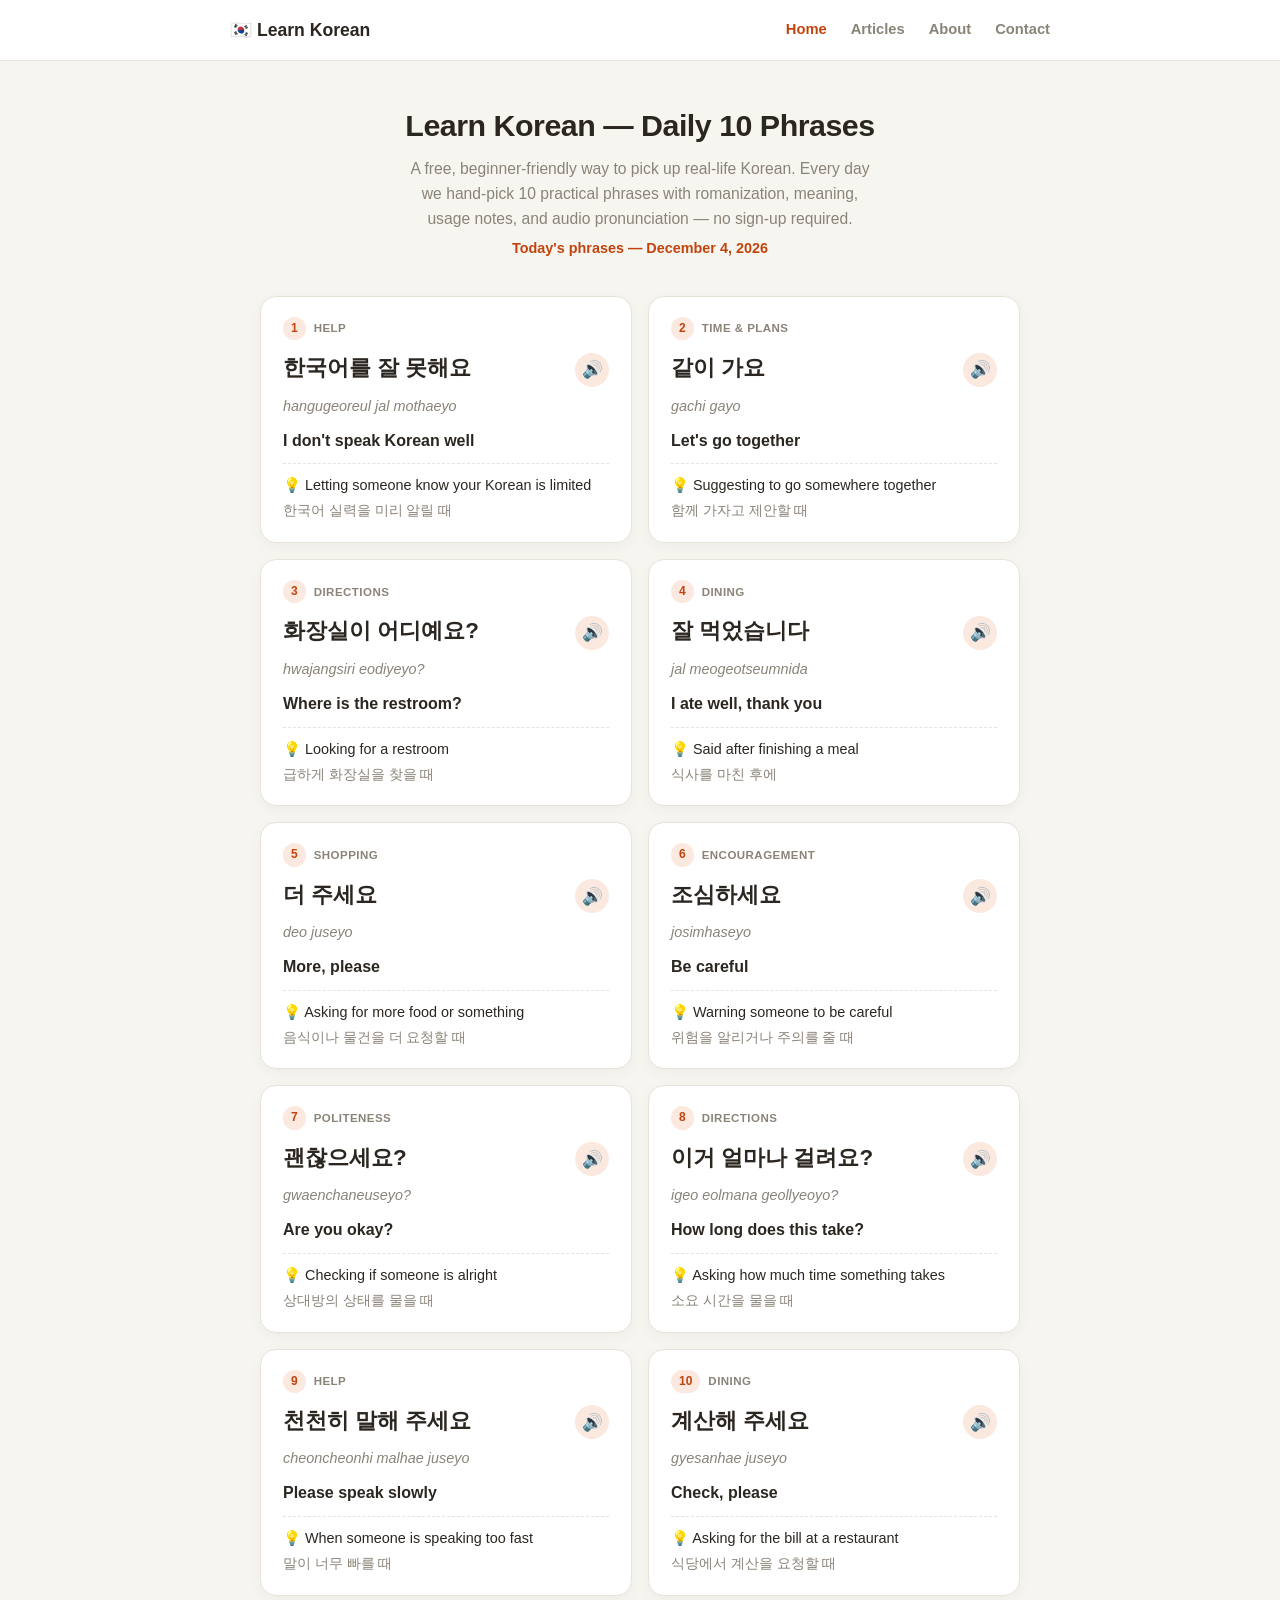
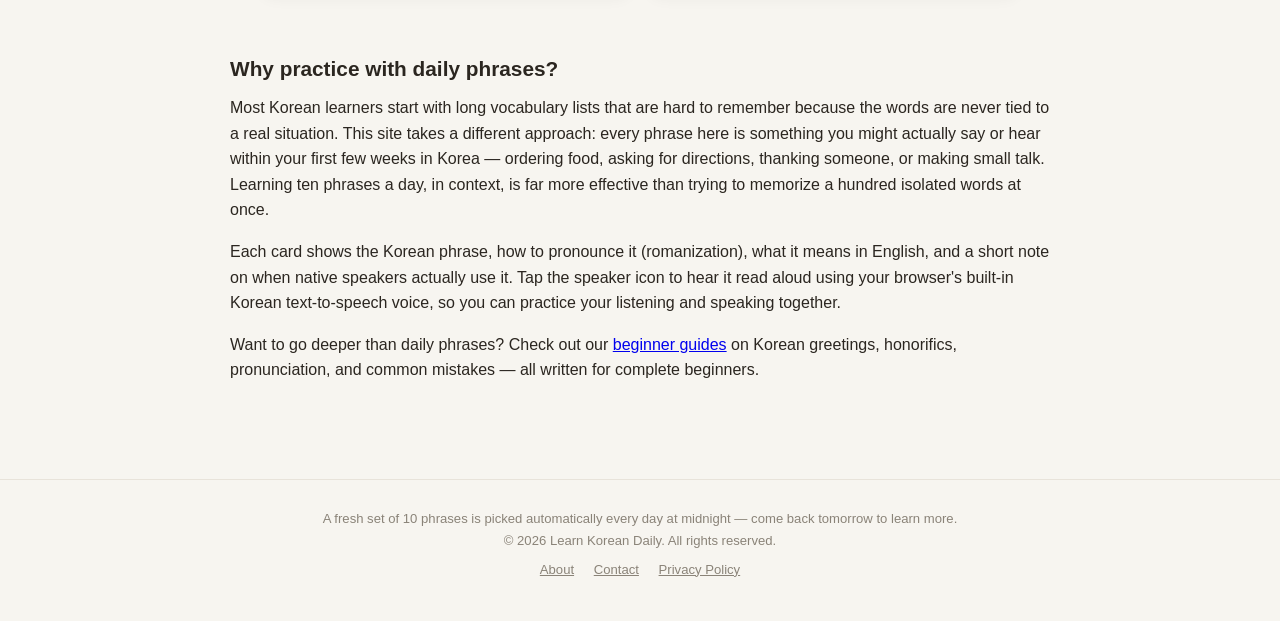
<file: index.html>
<!DOCTYPE html>
<html lang="en">
<head>
<!-- Google tag (gtag.js) -->
<script async src="https://www.googletagmanager.com/gtag/js?id=G-DWJYJFHZP4"></script>
<script>
  window.dataLayer = window.dataLayer || [];
  function gtag(){dataLayer.push(arguments);}
  gtag('js', new Date());

  gtag('config', 'G-DWJYJFHZP4');
</script>

<meta charset="UTF-8">
<meta name="viewport" content="width=device-width, initial-scale=1.0">
<title>Learn Korean — Daily Phrases &amp; Guides</title>
<meta name="description" content="Learn 10 real-life Korean phrases every day, with romanization, English meaning, audio pronunciation, and free beginner guides to Korean grammar and culture.">
<meta name="google-site-verification" content="d0O7RvM8_MQlyg8Ip-0olv_Kb8WLpV03gkfLURKlbhU" />
<link rel="icon" href="favicon.ico">
<link rel="apple-touch-icon" href="logo-192.png">
<link rel="stylesheet" href="styles.css">
<script async src="https://fundingchoicesmessages.google.com/i/pub-9552313092996653?ers=1"></script>
<script>(function() {function signalGooglefcPresent() {if (!window.frames['googlefcPresent']) {if (document.body) {const iframe = document.createElement('iframe'); iframe.style = 'width:0;height:0;border:none;'; iframe.style.display = 'none'; iframe.name = 'googlefcPresent'; document.body.appendChild(iframe);} else {setTimeout(signalGooglefcPresent, 0);}}}signalGooglefcPresent();})();</script>
<script async src="https://pagead2.googlesyndication.com/pagead/js/adsbygoogle.js?client=ca-pub-9552313092996653"
     crossorigin="anonymous"></script>
</head>
<body>
  <header class="site-header">
    <nav class="nav">
      <a href="index.html" class="brand">🇰🇷 Learn Korean</a>
      <a href="index.html" class="link" aria-current="page">Home</a>
      <a href="articles.html" class="link">Articles</a>
      <a href="about.html" class="link">About</a>
      <a href="contact.html" class="link">Contact</a>
    </nav>
  </header>

  <main>
    <h1>Learn Korean — Daily 10 Phrases</h1>
    <p class="subtitle">A free, beginner-friendly way to pick up real-life Korean. Every day we hand-pick 10 practical phrases with romanization, meaning, usage notes, and audio pronunciation — no sign-up required.</p>
    <div class="date" id="dateLabel"></div>

    <div class="grid" id="grid"></div>

    <section class="prose" style="margin-top: 56px;">
      <h2>Why practice with daily phrases?</h2>
      <p>
        Most Korean learners start with long vocabulary lists that are hard to remember because the words are never
        tied to a real situation. This site takes a different approach: every phrase here is something you might
        actually say or hear within your first few weeks in Korea — ordering food, asking for directions, thanking
        someone, or making small talk. Learning ten phrases a day, in context, is far more effective than trying to
        memorize a hundred isolated words at once.
      </p>
      <p>
        Each card shows the Korean phrase, how to pronounce it (romanization), what it means in English, and a short
        note on when native speakers actually use it. Tap the speaker icon to hear it read aloud using your
        browser's built-in Korean text-to-speech voice, so you can practice your listening and speaking together.
      </p>
      <p>
        Want to go deeper than daily phrases? Check out our <a href="articles.html">beginner guides</a> on Korean
        greetings, honorifics, pronunciation, and common mistakes — all written for complete beginners.
      </p>
    </section>
  </main>

  <footer class="site-footer">
    <div>A fresh set of 10 phrases is picked automatically every day at midnight — come back tomorrow to learn more.</div>
    <div>© <span id="year"></span> Learn Korean Daily. All rights reserved.</div>
    <div class="foot-links">
      <a href="about.html">About</a>
      <a href="contact.html">Contact</a>
      <a href="privacy.html">Privacy Policy</a>
    </div>
  </footer>

<script>
  document.getElementById('year').textContent = new Date().getFullYear();

  const WORDS = [
    { kr: '안녕하세요', ro: 'annyeonghaseyo', en: 'Hello', cat: 'Greetings', ex: 'When meeting or greeting someone', exKr: '누군가를 처음 만나거나 마주쳤을 때' },
    { kr: '감사합니다', ro: 'gamsahamnida', en: 'Thank you', cat: 'Politeness', ex: 'Politely, when someone helps you', exKr: '도움을 받았을 때 정중하게' },
    { kr: '죄송합니다', ro: 'joesonghamnida', en: 'I\'m sorry (formal)', cat: 'Politeness', ex: 'When you made a mistake or caused trouble', exKr: '실수했거나 폐를 끼쳤을 때' },
    { kr: '실례합니다', ro: 'sillyehamnida', en: 'Excuse me', cat: 'Politeness', ex: 'Before passing by or interrupting someone', exKr: '지나가거나 말을 걸기 전에' },
    { kr: '잠깐만요', ro: 'jamkkanmanyo', en: 'Just a moment', cat: 'Time & Plans', ex: 'Asking someone to wait a moment', exKr: '잠시 기다려 달라고 할 때' },
    { kr: '괜찮아요', ro: 'gwaenchanayo', en: 'It\'s okay / I\'m fine', cat: 'Politeness', ex: 'Accepting an apology, or saying you\'re fine', exKr: '사과를 받아줄 때, 상태를 물을 때' },
    { kr: '얼마예요?', ro: 'eolmayeyo?', en: 'How much is it?', cat: 'Shopping', ex: 'Asking the price at a shop', exKr: '가게에서 가격을 물을 때' },
    { kr: '이거 주세요', ro: 'igeo juseyo', en: 'This one, please', cat: 'Shopping', ex: 'Pointing at something you want to buy', exKr: '물건을 살 때 가리키며' },
    { kr: '화장실이 어디예요?', ro: 'hwajangsiri eodiyeyo?', en: 'Where is the restroom?', cat: 'Directions', ex: 'Looking for a restroom', exKr: '급하게 화장실을 찾을 때' },
    { kr: '여기요', ro: 'yeogiyo', en: 'Excuse me (calling someone)', cat: 'Dining', ex: 'Calling a server at a restaurant', exKr: '식당에서 직원을 부를 때' },
    { kr: '잘 먹겠습니다', ro: 'jal meokgetseumnida', en: 'I will eat well', cat: 'Dining', ex: 'Said right before starting a meal', exKr: '식사를 시작하기 전에' },
    { kr: '잘 먹었습니다', ro: 'jal meogeotseumnida', en: 'I ate well, thank you', cat: 'Dining', ex: 'Said after finishing a meal', exKr: '식사를 마친 후에' },
    { kr: '배고파요', ro: 'baegopayo', en: 'I\'m hungry', cat: 'Dining', ex: 'Expressing hunger', exKr: '배가 고플 때 표현' },
    { kr: '맛있어요', ro: 'masisseoyo', en: 'It\'s delicious', cat: 'Dining', ex: 'When food tastes good', exKr: '음식이 맛있을 때' },
    { kr: '조심하세요', ro: 'josimhaseyo', en: 'Be careful', cat: 'Encouragement', ex: 'Warning someone to be careful', exKr: '위험을 알리거나 주의를 줄 때' },
    { kr: '도와주세요', ro: 'dowajuseyo', en: 'Please help me', cat: 'Help', ex: 'Asking for help', exKr: '도움이 필요할 때' },
    { kr: '알겠습니다', ro: 'algetseumnida', en: 'I understand / Got it', cat: 'Help', ex: 'Confirming you understood something', exKr: '지시나 설명을 이해했을 때' },
    { kr: '잘 모르겠어요', ro: 'jal moreugesseoyo', en: 'I don\'t really know', cat: 'Help', ex: 'Answering when you\'re not sure', exKr: '확실하지 않을 때 대답' },
    { kr: '다시 말해 주세요', ro: 'dasi malhae juseyo', en: 'Please say that again', cat: 'Help', ex: 'When you didn\'t catch what was said', exKr: '못 들었거나 이해 못했을 때' },
    { kr: '천천히 말해 주세요', ro: 'cheoncheonhi malhae juseyo', en: 'Please speak slowly', cat: 'Help', ex: 'When someone is speaking too fast', exKr: '말이 너무 빠를 때' },
    { kr: '영어 할 줄 아세요?', ro: 'yeongeo hal jul aseyo?', en: 'Do you speak English?', cat: 'Help', ex: 'Checking if the other person speaks English', exKr: '언어 소통이 어려울 때' },
    { kr: '한국어를 잘 못해요', ro: 'hangugeoreul jal mothaeyo', en: 'I don\'t speak Korean well', cat: 'Help', ex: 'Letting someone know your Korean is limited', exKr: '한국어 실력을 미리 알릴 때' },
    { kr: '이름이 뭐예요?', ro: 'ireumi mwoyeyo?', en: 'What is your name?', cat: 'Greetings', ex: 'Asking someone\'s name when you first meet', exKr: '처음 만난 사람에게' },
    { kr: '반갑습니다', ro: 'bangapseumnida', en: 'Nice to meet you', cat: 'Greetings', ex: 'Said when greeting someone for the first time', exKr: '첫 인사를 나눌 때' },
    { kr: '오랜만이에요', ro: 'oraenmanieyo', en: 'Long time no see', cat: 'Greetings', ex: 'Greeting someone you haven\'t seen in a while', exKr: '오랫동안 못 본 사람에게' },
    { kr: '수고하셨습니다', ro: 'sugohasyeotseumnida', en: 'Thank you for your hard work', cat: 'Encouragement', ex: 'Said after work is finished', exKr: '일이 끝난 뒤 인사' },
    { kr: '축하합니다', ro: 'chukhahamnida', en: 'Congratulations', cat: 'Encouragement', ex: 'When something good happens to someone', exKr: '좋은 일이 생겼을 때' },
    { kr: '힘내세요', ro: 'himnaeseyo', en: 'Cheer up / Hang in there', cat: 'Encouragement', ex: 'Encouraging someone who\'s struggling', exKr: '힘든 사람을 응원할 때' },
    { kr: '기다려 주세요', ro: 'gidaryeo juseyo', en: 'Please wait', cat: 'Time & Plans', ex: 'Asking someone to wait', exKr: '잠시 기다려 달라고 요청할 때' },
    { kr: '몇 시예요?', ro: 'myeot siyeyo?', en: 'What time is it?', cat: 'Time & Plans', ex: 'Asking for the current time', exKr: '시간을 물을 때' },
    { kr: '같이 가요', ro: 'gachi gayo', en: 'Let\'s go together', cat: 'Time & Plans', ex: 'Suggesting to go somewhere together', exKr: '함께 가자고 제안할 때' },
    { kr: '여기가 어디예요?', ro: 'yeogiga eodiyeyo?', en: 'Where is this place?', cat: 'Directions', ex: 'Asking where you currently are', exKr: '길을 잃었을 때' },
    { kr: '길을 잃었어요', ro: 'gireul ireosseoyo', en: 'I\'m lost', cat: 'Directions', ex: 'Telling someone you\'re lost', exKr: '길을 못 찾을 때' },
    { kr: '이거 얼마나 걸려요?', ro: 'igeo eolmana geollyeoyo?', en: 'How long does this take?', cat: 'Directions', ex: 'Asking how much time something takes', exKr: '소요 시간을 물을 때' },
    { kr: '계산해 주세요', ro: 'gyesanhae juseyo', en: 'Check, please', cat: 'Dining', ex: 'Asking for the bill at a restaurant', exKr: '식당에서 계산을 요청할 때' },
    { kr: '이거 얼마예요?', ro: 'igeo eolmayeyo?', en: 'How much is this?', cat: 'Shopping', ex: 'Asking the price of a specific item', exKr: '특정 물건의 가격을 물을 때' },
    { kr: '더 주세요', ro: 'deo juseyo', en: 'More, please', cat: 'Shopping', ex: 'Asking for more food or something', exKr: '음식이나 물건을 더 요청할 때' },
    { kr: '괜찮으세요?', ro: 'gwaenchaneuseyo?', en: 'Are you okay?', cat: 'Politeness', ex: 'Checking if someone is alright', exKr: '상대방의 상태를 물을 때' },
    { kr: '조금만요', ro: 'jogeummanyo', en: 'Just a little', cat: 'Shopping', ex: 'Asking for just a small amount', exKr: '양을 조금만 달라고 할 때' },
    { kr: '어디 가세요?', ro: 'eodi gaseyo?', en: 'Where are you going?', cat: 'Greetings', ex: 'A casual, friendly greeting', exKr: '가벼운 안부 인사로' },
  ];

  function dailySeed() {
    const now = new Date();
    return now.getFullYear() * 10000 + (now.getMonth() + 1) * 100 + now.getDate();
  }

  function seededRandom(seed) {
    let s = seed % 2147483647;
    if (s <= 0) s += 2147483646;
    return function () {
      s = (s * 16807) % 2147483647;
      return (s - 1) / 2147483646;
    };
  }

  function pickDailyWords() {
    const rand = seededRandom(dailySeed());
    const pool = WORDS.map((w, i) => ({ w, key: rand() + i * 0.0000001 }));
    pool.sort((a, b) => a.key - b.key);
    return pool.slice(0, 10).map(p => p.w);
  }

  function renderDate() {
    const now = new Date();
    const months = ['January', 'February', 'March', 'April', 'May', 'June', 'July', 'August', 'September', 'October', 'November', 'December'];
    const label = `Today's phrases — ${months[now.getMonth()]} ${now.getDate()}, ${now.getFullYear()}`;
    document.getElementById('dateLabel').textContent = label;
  }

  function speak(text, btn) {
    if (!window.speechSynthesis) return;
    window.speechSynthesis.cancel();
    const utter = new SpeechSynthesisUtterance(text);
    utter.lang = 'ko-KR';
    utter.rate = 0.85;
    if (btn) {
      document.querySelectorAll('.speak-btn.playing').forEach(b => b.classList.remove('playing'));
      btn.classList.add('playing');
      utter.onend = () => btn.classList.remove('playing');
      utter.onerror = () => btn.classList.remove('playing');
    }
    window.speechSynthesis.speak(utter);
  }

  function render() {
    renderDate();
    const grid = document.getElementById('grid');
    grid.innerHTML = '';
    pickDailyWords().forEach((word, i) => {
      const card = document.createElement('div');
      card.className = 'card';
      card.innerHTML = `
        <div class="card-top">
          <span class="index">${i + 1}</span>
          <span class="category">${word.cat}</span>
        </div>
        <div class="card-head">
          <span class="word">${word.kr}</span>
          <button class="speak-btn" type="button" title="Listen to pronunciation" data-text="${word.kr}">🔊</button>
        </div>
        <div class="romanization">${word.ro}</div>
        <div class="meaning">${word.en}</div>
        <div class="usage">
          <div class="en">💡 ${word.ex}</div>
          <div class="kr">${word.exKr}</div>
        </div>
      `;
      grid.appendChild(card);
    });
    grid.querySelectorAll('.speak-btn').forEach(btn => {
      btn.addEventListener('click', () => speak(btn.dataset.text, btn));
    });
  }

  render();
</script>
</body>
</html>
</file>
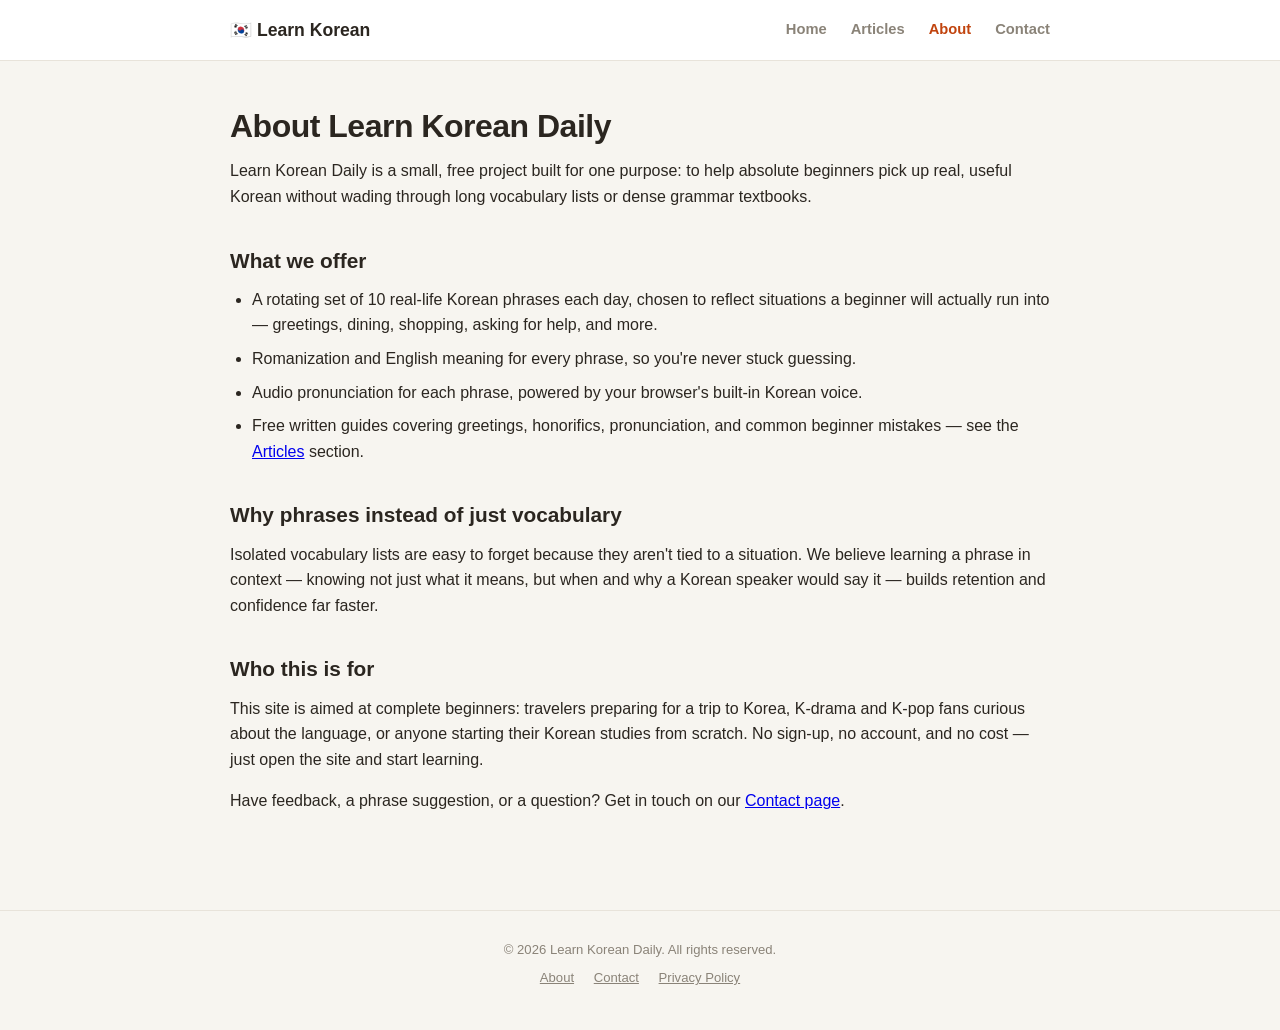
<file: about.html>
<!DOCTYPE html>
<html lang="en">
<head>
<!-- Google tag (gtag.js) -->
<script async src="https://www.googletagmanager.com/gtag/js?id=G-DWJYJFHZP4"></script>
<script>
  window.dataLayer = window.dataLayer || [];
  function gtag(){dataLayer.push(arguments);}
  gtag('js', new Date());

  gtag('config', 'G-DWJYJFHZP4');
</script>

<meta charset="UTF-8">
<meta name="viewport" content="width=device-width, initial-scale=1.0">
<title>About — Learn Korean</title>
<meta name="description" content="About Learn Korean Daily — a free site that helps beginners learn practical, real-life Korean phrases.">
<link rel="icon" href="favicon.ico">
<link rel="apple-touch-icon" href="logo-192.png">
<link rel="stylesheet" href="styles.css">
<script async src="https://fundingchoicesmessages.google.com/i/pub-9552313092996653?ers=1"></script>
<script>(function() {function signalGooglefcPresent() {if (!window.frames['googlefcPresent']) {if (document.body) {const iframe = document.createElement('iframe'); iframe.style = 'width:0;height:0;border:none;'; iframe.style.display = 'none'; iframe.name = 'googlefcPresent'; document.body.appendChild(iframe);} else {setTimeout(signalGooglefcPresent, 0);}}}signalGooglefcPresent();})();</script>
<script async src="https://pagead2.googlesyndication.com/pagead/js/adsbygoogle.js?client=ca-pub-9552313092996653"
     crossorigin="anonymous"></script>
</head>
<body>
  <header class="site-header">
    <nav class="nav">
      <a href="index.html" class="brand">🇰🇷 Learn Korean</a>
      <a href="index.html" class="link">Home</a>
      <a href="articles.html" class="link">Articles</a>
      <a href="about.html" class="link" aria-current="page">About</a>
      <a href="contact.html" class="link">Contact</a>
    </nav>
  </header>

  <main>
    <section class="prose">
      <h1>About Learn Korean Daily</h1>

      <p>
        Learn Korean Daily is a small, free project built for one purpose: to help absolute beginners pick
        up real, useful Korean without wading through long vocabulary lists or dense grammar textbooks.
      </p>

      <h2>What we offer</h2>
      <ul>
        <li>A rotating set of 10 real-life Korean phrases each day, chosen to reflect situations a beginner
          will actually run into — greetings, dining, shopping, asking for help, and more.</li>
        <li>Romanization and English meaning for every phrase, so you're never stuck guessing.</li>
        <li>Audio pronunciation for each phrase, powered by your browser's built-in Korean voice.</li>
        <li>Free written guides covering greetings, honorifics, pronunciation, and common beginner
          mistakes — see the <a href="articles.html">Articles</a> section.</li>
      </ul>

      <h2>Why phrases instead of just vocabulary</h2>
      <p>
        Isolated vocabulary lists are easy to forget because they aren't tied to a situation. We believe
        learning a phrase in context — knowing not just what it means, but when and why a Korean speaker
        would say it — builds retention and confidence far faster.
      </p>

      <h2>Who this is for</h2>
      <p>
        This site is aimed at complete beginners: travelers preparing for a trip to Korea, K-drama and
        K-pop fans curious about the language, or anyone starting their Korean studies from scratch. No
        sign-up, no account, and no cost — just open the site and start learning.
      </p>

      <p>
        Have feedback, a phrase suggestion, or a question? Get in touch on our <a href="contact.html">Contact page</a>.
      </p>
    </section>
  </main>

  <footer class="site-footer">
    <div>© <span id="year"></span> Learn Korean Daily. All rights reserved.</div>
    <div class="foot-links">
      <a href="about.html">About</a>
      <a href="contact.html">Contact</a>
      <a href="privacy.html">Privacy Policy</a>
    </div>
  </footer>
  <script>document.getElementById('year').textContent = new Date().getFullYear();</script>
</body>
</html>
</file>
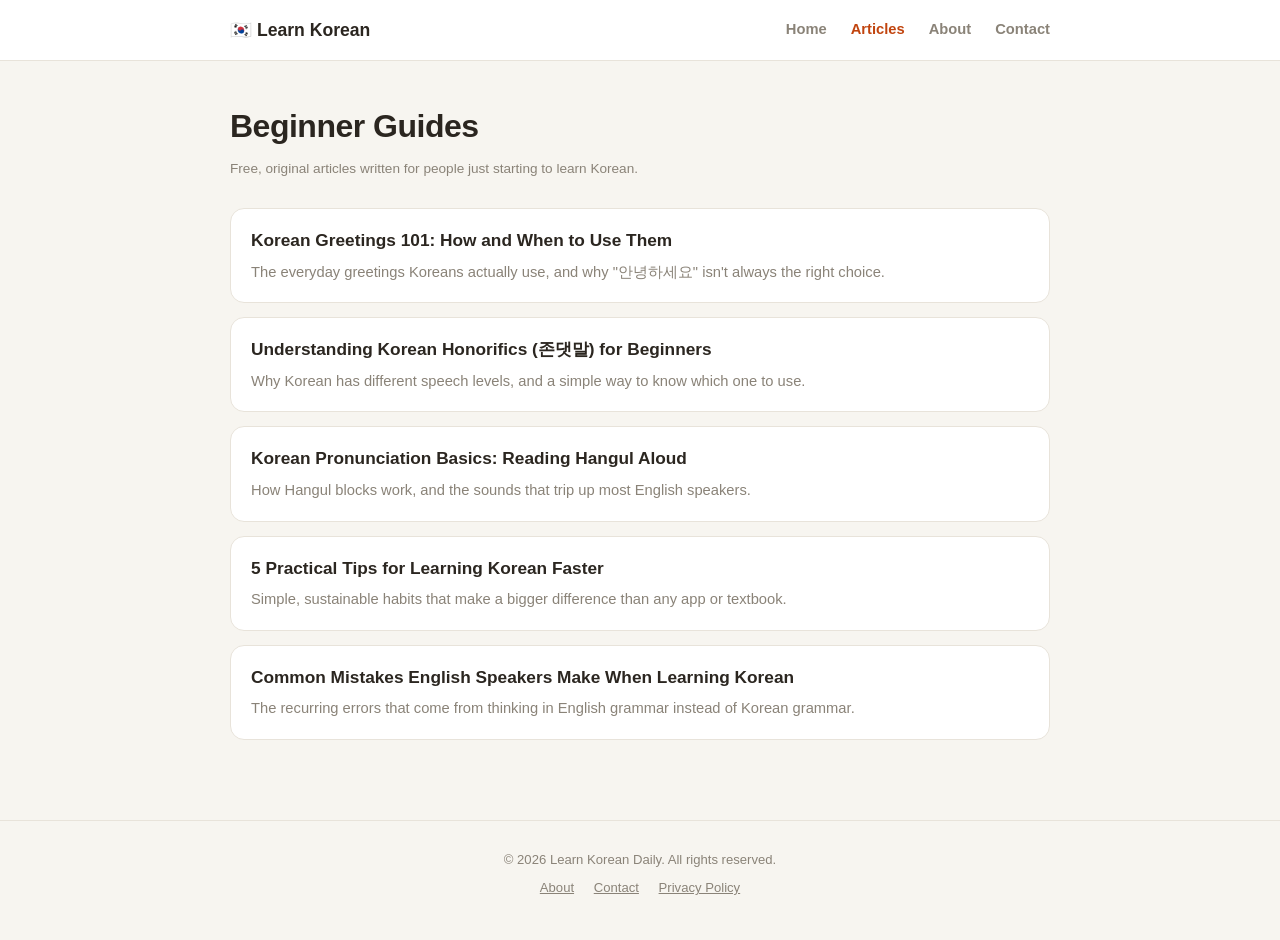
<file: articles.html>
<!DOCTYPE html>
<html lang="en">
<head>
<!-- Google tag (gtag.js) -->
<script async src="https://www.googletagmanager.com/gtag/js?id=G-DWJYJFHZP4"></script>
<script>
  window.dataLayer = window.dataLayer || [];
  function gtag(){dataLayer.push(arguments);}
  gtag('js', new Date());

  gtag('config', 'G-DWJYJFHZP4');
</script>

<meta charset="UTF-8">
<meta name="viewport" content="width=device-width, initial-scale=1.0">
<title>Korean Learning Guides — Learn Korean</title>
<meta name="description" content="Free beginner guides to Korean greetings, honorifics, pronunciation, and common learning mistakes.">
<link rel="icon" href="favicon.ico">
<link rel="apple-touch-icon" href="logo-192.png">
<link rel="stylesheet" href="styles.css">
<script async src="https://fundingchoicesmessages.google.com/i/pub-9552313092996653?ers=1"></script>
<script>(function() {function signalGooglefcPresent() {if (!window.frames['googlefcPresent']) {if (document.body) {const iframe = document.createElement('iframe'); iframe.style = 'width:0;height:0;border:none;'; iframe.style.display = 'none'; iframe.name = 'googlefcPresent'; document.body.appendChild(iframe);} else {setTimeout(signalGooglefcPresent, 0);}}}signalGooglefcPresent();})();</script>
<script async src="https://pagead2.googlesyndication.com/pagead/js/adsbygoogle.js?client=ca-pub-9552313092996653"
     crossorigin="anonymous"></script>
</head>
<body>
  <header class="site-header">
    <nav class="nav">
      <a href="index.html" class="brand">🇰🇷 Learn Korean</a>
      <a href="index.html" class="link">Home</a>
      <a href="articles.html" class="link" aria-current="page">Articles</a>
      <a href="about.html" class="link">About</a>
      <a href="contact.html" class="link">Contact</a>
    </nav>
  </header>

  <main>
    <section class="prose">
      <h1>Beginner Guides</h1>
      <p class="meta">Free, original articles written for people just starting to learn Korean.</p>
    </section>

    <div class="article-list">
      <a class="article-card" href="articles/greetings.html">
        <div class="a-title">Korean Greetings 101: How and When to Use Them</div>
        <div class="a-desc">The everyday greetings Koreans actually use, and why "안녕하세요" isn't always the right choice.</div>
      </a>
      <a class="article-card" href="articles/honorifics.html">
        <div class="a-title">Understanding Korean Honorifics (존댓말) for Beginners</div>
        <div class="a-desc">Why Korean has different speech levels, and a simple way to know which one to use.</div>
      </a>
      <a class="article-card" href="articles/pronunciation.html">
        <div class="a-title">Korean Pronunciation Basics: Reading Hangul Aloud</div>
        <div class="a-desc">How Hangul blocks work, and the sounds that trip up most English speakers.</div>
      </a>
      <a class="article-card" href="articles/tips.html">
        <div class="a-title">5 Practical Tips for Learning Korean Faster</div>
        <div class="a-desc">Simple, sustainable habits that make a bigger difference than any app or textbook.</div>
      </a>
      <a class="article-card" href="articles/mistakes.html">
        <div class="a-title">Common Mistakes English Speakers Make When Learning Korean</div>
        <div class="a-desc">The recurring errors that come from thinking in English grammar instead of Korean grammar.</div>
      </a>
    </div>
  </main>

  <footer class="site-footer">
    <div>© <span id="year"></span> Learn Korean Daily. All rights reserved.</div>
    <div class="foot-links">
      <a href="about.html">About</a>
      <a href="contact.html">Contact</a>
      <a href="privacy.html">Privacy Policy</a>
    </div>
  </footer>
  <script>document.getElementById('year').textContent = new Date().getFullYear();</script>
</body>
</html>
</file>
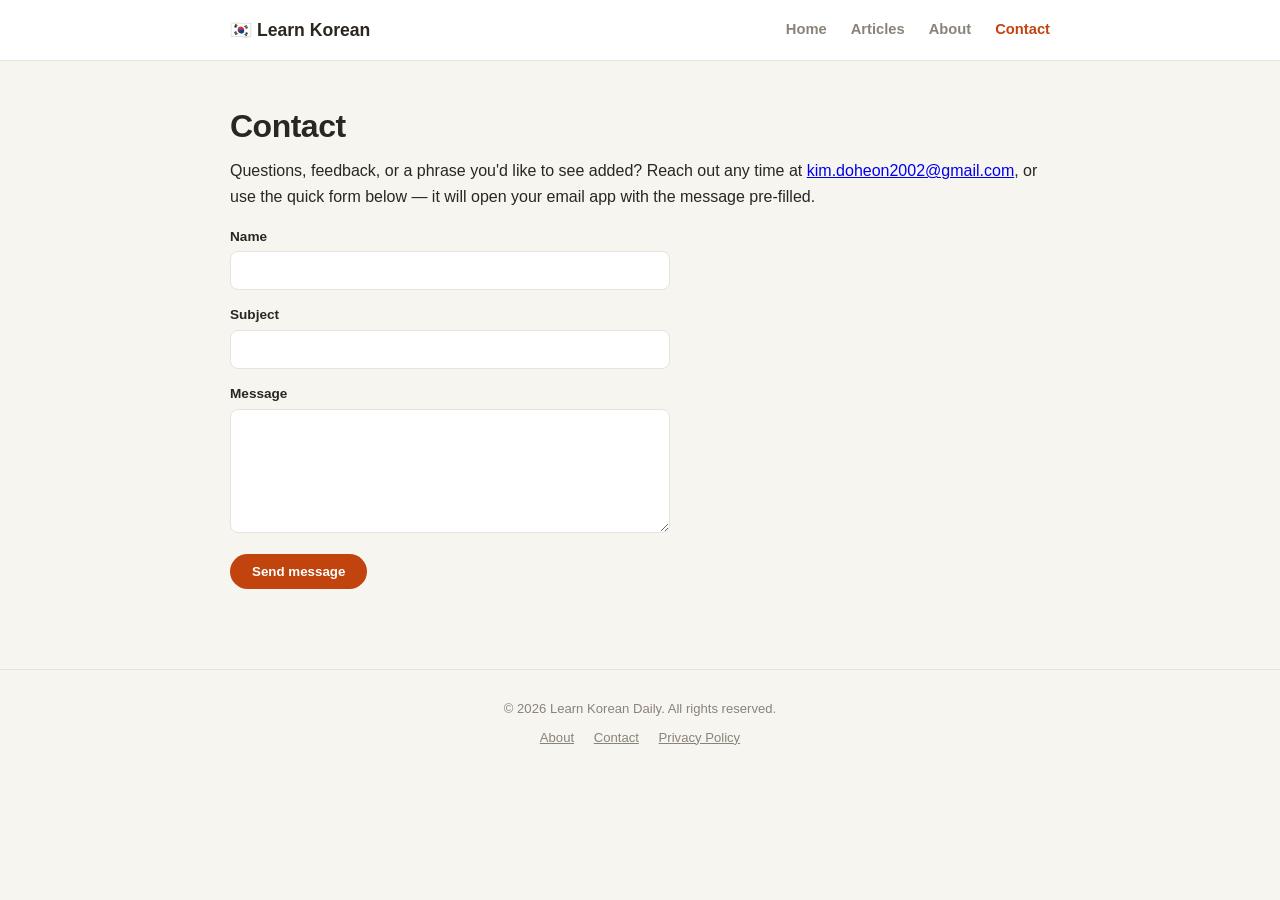
<file: contact.html>
<!DOCTYPE html>
<html lang="en">
<head>
<!-- Google tag (gtag.js) -->
<script async src="https://www.googletagmanager.com/gtag/js?id=G-DWJYJFHZP4"></script>
<script>
  window.dataLayer = window.dataLayer || [];
  function gtag(){dataLayer.push(arguments);}
  gtag('js', new Date());

  gtag('config', 'G-DWJYJFHZP4');
</script>

<meta charset="UTF-8">
<meta name="viewport" content="width=device-width, initial-scale=1.0">
<title>Contact — Learn Korean</title>
<meta name="description" content="Get in touch with Learn Korean Daily — questions, feedback, and phrase suggestions welcome.">
<link rel="icon" href="favicon.ico">
<link rel="apple-touch-icon" href="logo-192.png">
<link rel="stylesheet" href="styles.css">
<script async src="https://fundingchoicesmessages.google.com/i/pub-9552313092996653?ers=1"></script>
<script>(function() {function signalGooglefcPresent() {if (!window.frames['googlefcPresent']) {if (document.body) {const iframe = document.createElement('iframe'); iframe.style = 'width:0;height:0;border:none;'; iframe.style.display = 'none'; iframe.name = 'googlefcPresent'; document.body.appendChild(iframe);} else {setTimeout(signalGooglefcPresent, 0);}}}signalGooglefcPresent();})();</script>
<script async src="https://pagead2.googlesyndication.com/pagead/js/adsbygoogle.js?client=ca-pub-9552313092996653"
     crossorigin="anonymous"></script>
</head>
<body>
  <header class="site-header">
    <nav class="nav">
      <a href="index.html" class="brand">🇰🇷 Learn Korean</a>
      <a href="index.html" class="link">Home</a>
      <a href="articles.html" class="link">Articles</a>
      <a href="about.html" class="link">About</a>
      <a href="contact.html" class="link" aria-current="page">Contact</a>
    </nav>
  </header>

  <main>
    <section class="prose">
      <h1>Contact</h1>
      <p>
        Questions, feedback, or a phrase you'd like to see added? Reach out any time at
        <a href="mailto:kim.doheon2002@gmail.com">kim.doheon2002@gmail.com</a>, or use the quick form below —
        it will open your email app with the message pre-filled.
      </p>
    </section>

    <form class="contact-form" id="contactForm">
      <div>
        <label for="name">Name</label>
        <input type="text" id="name" name="name" required>
      </div>
      <div>
        <label for="subject">Subject</label>
        <input type="text" id="subject" name="subject" required>
      </div>
      <div>
        <label for="message">Message</label>
        <textarea id="message" name="message" rows="6" required></textarea>
      </div>
      <button type="submit">Send message</button>
    </form>
  </main>

  <footer class="site-footer">
    <div>© <span id="year"></span> Learn Korean Daily. All rights reserved.</div>
    <div class="foot-links">
      <a href="about.html">About</a>
      <a href="contact.html">Contact</a>
      <a href="privacy.html">Privacy Policy</a>
    </div>
  </footer>

<script>
  document.getElementById('year').textContent = new Date().getFullYear();

  document.getElementById('contactForm').addEventListener('submit', function (e) {
    e.preventDefault();
    const name = document.getElementById('name').value;
    const subject = document.getElementById('subject').value;
    const message = document.getElementById('message').value;
    const body = `From: ${name}\n\n${message}`;
    const mailto = `mailto:kim.doheon2002@gmail.com?subject=${encodeURIComponent(subject)}&body=${encodeURIComponent(body)}`;
    window.location.href = mailto;
  });
</script>
</body>
</html>
</file>
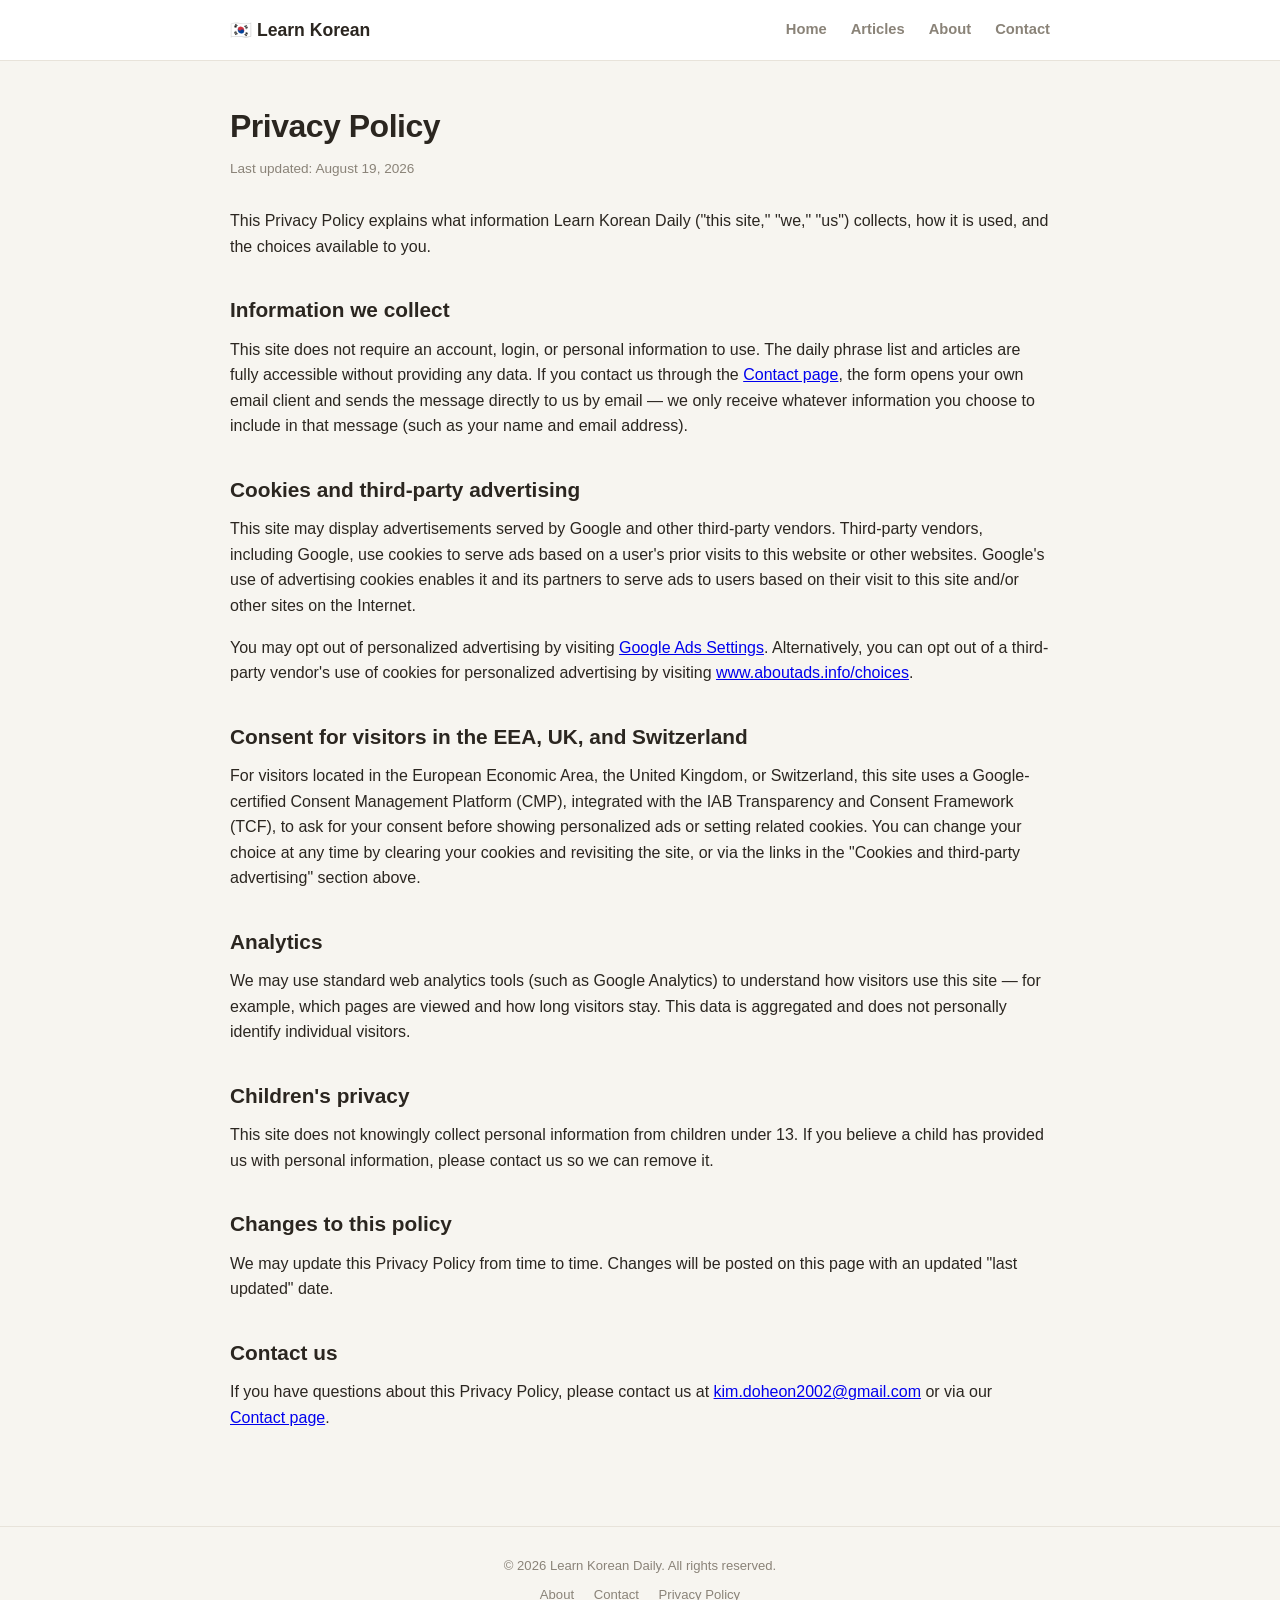
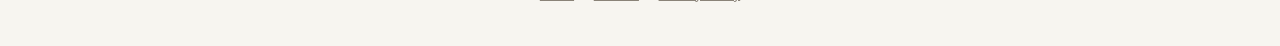
<file: privacy.html>
<!DOCTYPE html>
<html lang="en">
<head>
<!-- Google tag (gtag.js) -->
<script async src="https://www.googletagmanager.com/gtag/js?id=G-DWJYJFHZP4"></script>
<script>
  window.dataLayer = window.dataLayer || [];
  function gtag(){dataLayer.push(arguments);}
  gtag('js', new Date());

  gtag('config', 'G-DWJYJFHZP4');
</script>

<meta charset="UTF-8">
<meta name="viewport" content="width=device-width, initial-scale=1.0">
<title>Privacy Policy — Learn Korean</title>
<meta name="description" content="Privacy policy for Learn Korean Daily, including how cookies and third-party advertising are used on this site.">
<link rel="icon" href="favicon.ico">
<link rel="apple-touch-icon" href="logo-192.png">
<link rel="stylesheet" href="styles.css">
<script async src="https://fundingchoicesmessages.google.com/i/pub-9552313092996653?ers=1"></script>
<script>(function() {function signalGooglefcPresent() {if (!window.frames['googlefcPresent']) {if (document.body) {const iframe = document.createElement('iframe'); iframe.style = 'width:0;height:0;border:none;'; iframe.style.display = 'none'; iframe.name = 'googlefcPresent'; document.body.appendChild(iframe);} else {setTimeout(signalGooglefcPresent, 0);}}}signalGooglefcPresent();})();</script>
<script async src="https://pagead2.googlesyndication.com/pagead/js/adsbygoogle.js?client=ca-pub-9552313092996653"
     crossorigin="anonymous"></script>
</head>
<body>
  <header class="site-header">
    <nav class="nav">
      <a href="index.html" class="brand">🇰🇷 Learn Korean</a>
      <a href="index.html" class="link">Home</a>
      <a href="articles.html" class="link">Articles</a>
      <a href="about.html" class="link">About</a>
      <a href="contact.html" class="link">Contact</a>
    </nav>
  </header>

  <main>
    <section class="prose">
      <h1>Privacy Policy</h1>
      <p class="meta">Last updated: August 19, 2026</p>

      <p>
        This Privacy Policy explains what information Learn Korean Daily ("this site," "we," "us") collects,
        how it is used, and the choices available to you.
      </p>

      <h2>Information we collect</h2>
      <p>
        This site does not require an account, login, or personal information to use. The daily phrase
        list and articles are fully accessible without providing any data. If you contact us through the
        <a href="contact.html">Contact page</a>, the form opens your own email client and sends the message
        directly to us by email — we only receive whatever information you choose to include in that
        message (such as your name and email address).
      </p>

      <h2>Cookies and third-party advertising</h2>
      <p>
        This site may display advertisements served by Google and other third-party vendors. Third-party
        vendors, including Google, use cookies to serve ads based on a user's prior visits to this website
        or other websites. Google's use of advertising cookies enables it and its partners to serve ads to
        users based on their visit to this site and/or other sites on the Internet.
      </p>
      <p>
        You may opt out of personalized advertising by visiting
        <a href="https://www.google.com/settings/ads" target="_blank" rel="noopener">Google Ads Settings</a>.
        Alternatively, you can opt out of a third-party vendor's use of cookies for personalized advertising
        by visiting <a href="https://www.aboutads.info/choices/" target="_blank" rel="noopener">www.aboutads.info/choices</a>.
      </p>

      <h2>Consent for visitors in the EEA, UK, and Switzerland</h2>
      <p>
        For visitors located in the European Economic Area, the United Kingdom, or Switzerland, this site
        uses a Google-certified Consent Management Platform (CMP), integrated with the IAB Transparency and
        Consent Framework (TCF), to ask for your consent before showing personalized ads or setting related
        cookies. You can change your choice at any time by clearing your cookies and revisiting the site, or
        via the links in the "Cookies and third-party advertising" section above.
      </p>

      <h2>Analytics</h2>
      <p>
        We may use standard web analytics tools (such as Google Analytics) to understand how visitors use
        this site — for example, which pages are viewed and how long visitors stay. This data is aggregated
        and does not personally identify individual visitors.
      </p>

      <h2>Children's privacy</h2>
      <p>
        This site does not knowingly collect personal information from children under 13. If you believe a
        child has provided us with personal information, please contact us so we can remove it.
      </p>

      <h2>Changes to this policy</h2>
      <p>
        We may update this Privacy Policy from time to time. Changes will be posted on this page with an
        updated "last updated" date.
      </p>

      <h2>Contact us</h2>
      <p>
        If you have questions about this Privacy Policy, please contact us at
        <a href="mailto:kim.doheon2002@gmail.com">kim.doheon2002@gmail.com</a> or via our
        <a href="contact.html">Contact page</a>.
      </p>
    </section>
  </main>

  <footer class="site-footer">
    <div>© <span id="year"></span> Learn Korean Daily. All rights reserved.</div>
    <div class="foot-links">
      <a href="about.html">About</a>
      <a href="contact.html">Contact</a>
      <a href="privacy.html">Privacy Policy</a>
    </div>
  </footer>
  <script>document.getElementById('year').textContent = new Date().getFullYear();</script>
</body>
</html>
</file>
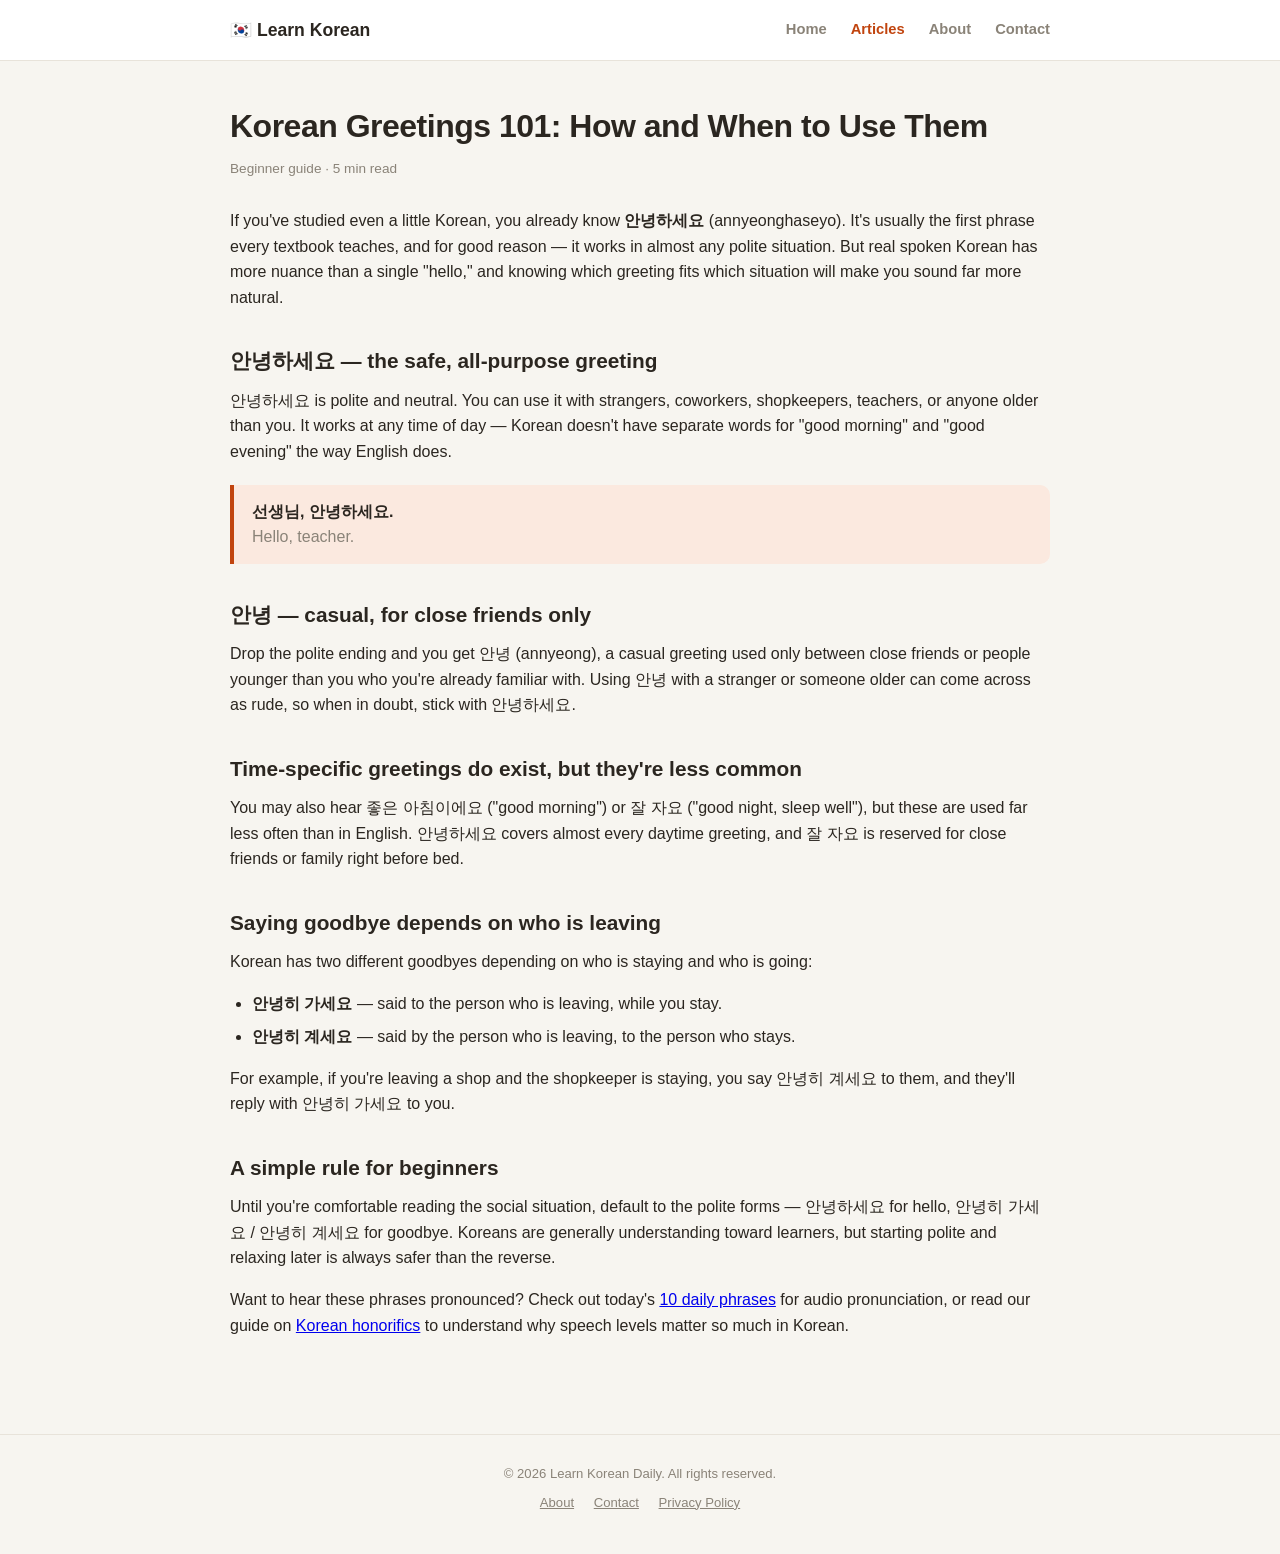
<file: articles/greetings.html>
<!DOCTYPE html>
<html lang="en">
<head>
<!-- Google tag (gtag.js) -->
<script async src="https://www.googletagmanager.com/gtag/js?id=G-DWJYJFHZP4"></script>
<script>
  window.dataLayer = window.dataLayer || [];
  function gtag(){dataLayer.push(arguments);}
  gtag('js', new Date());

  gtag('config', 'G-DWJYJFHZP4');
</script>

<meta charset="UTF-8">
<meta name="viewport" content="width=device-width, initial-scale=1.0">
<title>Korean Greetings 101: How and When to Use Them — Learn Korean</title>
<meta name="description" content="A beginner's guide to Korean greetings — when to use 안녕하세요, 안녕, and other everyday phrases, with examples.">
<link rel="icon" href="../favicon.ico">
<link rel="apple-touch-icon" href="../logo-192.png">
<link rel="stylesheet" href="../styles.css">
<script async src="https://fundingchoicesmessages.google.com/i/pub-9552313092996653?ers=1"></script>
<script>(function() {function signalGooglefcPresent() {if (!window.frames['googlefcPresent']) {if (document.body) {const iframe = document.createElement('iframe'); iframe.style = 'width:0;height:0;border:none;'; iframe.style.display = 'none'; iframe.name = 'googlefcPresent'; document.body.appendChild(iframe);} else {setTimeout(signalGooglefcPresent, 0);}}}signalGooglefcPresent();})();</script>
<script async src="https://pagead2.googlesyndication.com/pagead/js/adsbygoogle.js?client=ca-pub-9552313092996653"
     crossorigin="anonymous"></script>
</head>
<body>
  <header class="site-header">
    <nav class="nav">
      <a href="../index.html" class="brand">🇰🇷 Learn Korean</a>
      <a href="../index.html" class="link">Home</a>
      <a href="../articles.html" class="link" aria-current="page">Articles</a>
      <a href="../about.html" class="link">About</a>
      <a href="../contact.html" class="link">Contact</a>
    </nav>
  </header>

  <main>
    <article class="prose">
      <h1>Korean Greetings 101: How and When to Use Them</h1>
      <p class="meta">Beginner guide · 5 min read</p>

      <p>
        If you've studied even a little Korean, you already know <strong>안녕하세요</strong>
        (annyeonghaseyo). It's usually the first phrase every textbook teaches, and for good reason —
        it works in almost any polite situation. But real spoken Korean has more nuance than a single
        "hello," and knowing which greeting fits which situation will make you sound far more natural.
      </p>

      <h2>안녕하세요 — the safe, all-purpose greeting</h2>
      <p>
        안녕하세요 is polite and neutral. You can use it with strangers, coworkers, shopkeepers, teachers,
        or anyone older than you. It works at any time of day — Korean doesn't have separate words for
        "good morning" and "good evening" the way English does.
      </p>
      <blockquote>
        <div class="example-kr">선생님, 안녕하세요.</div>
        <div class="example-en">Hello, teacher.</div>
      </blockquote>

      <h2>안녕 — casual, for close friends only</h2>
      <p>
        Drop the polite ending and you get 안녕 (annyeong), a casual greeting used only between close
        friends or people younger than you who you're already familiar with. Using 안녕 with a stranger
        or someone older can come across as rude, so when in doubt, stick with 안녕하세요.
      </p>

      <h2>Time-specific greetings do exist, but they're less common</h2>
      <p>
        You may also hear 좋은 아침이에요 ("good morning") or 잘 자요 ("good night, sleep well"), but these
        are used far less often than in English. 안녕하세요 covers almost every daytime greeting, and 잘
        자요 is reserved for close friends or family right before bed.
      </p>

      <h2>Saying goodbye depends on who is leaving</h2>
      <p>
        Korean has two different goodbyes depending on who is staying and who is going:
      </p>
      <ul>
        <li><strong>안녕히 가세요</strong> — said to the person who is leaving, while you stay.</li>
        <li><strong>안녕히 계세요</strong> — said by the person who is leaving, to the person who stays.</li>
      </ul>
      <p>
        For example, if you're leaving a shop and the shopkeeper is staying, you say 안녕히 계세요 to them,
        and they'll reply with 안녕히 가세요 to you.
      </p>

      <h2>A simple rule for beginners</h2>
      <p>
        Until you're comfortable reading the social situation, default to the polite forms — 안녕하세요
        for hello, 안녕히 가세요 / 안녕히 계세요 for goodbye. Koreans are generally understanding toward
        learners, but starting polite and relaxing later is always safer than the reverse.
      </p>

      <p>
        Want to hear these phrases pronounced? Check out today's <a href="../index.html">10 daily phrases</a>
        for audio pronunciation, or read our guide on <a href="honorifics.html">Korean honorifics</a> to
        understand why speech levels matter so much in Korean.
      </p>
    </article>
  </main>

  <footer class="site-footer">
    <div>© <span id="year"></span> Learn Korean Daily. All rights reserved.</div>
    <div class="foot-links">
      <a href="../about.html">About</a>
      <a href="../contact.html">Contact</a>
      <a href="../privacy.html">Privacy Policy</a>
    </div>
  </footer>
  <script>document.getElementById('year').textContent = new Date().getFullYear();</script>
</body>
</html>
</file>
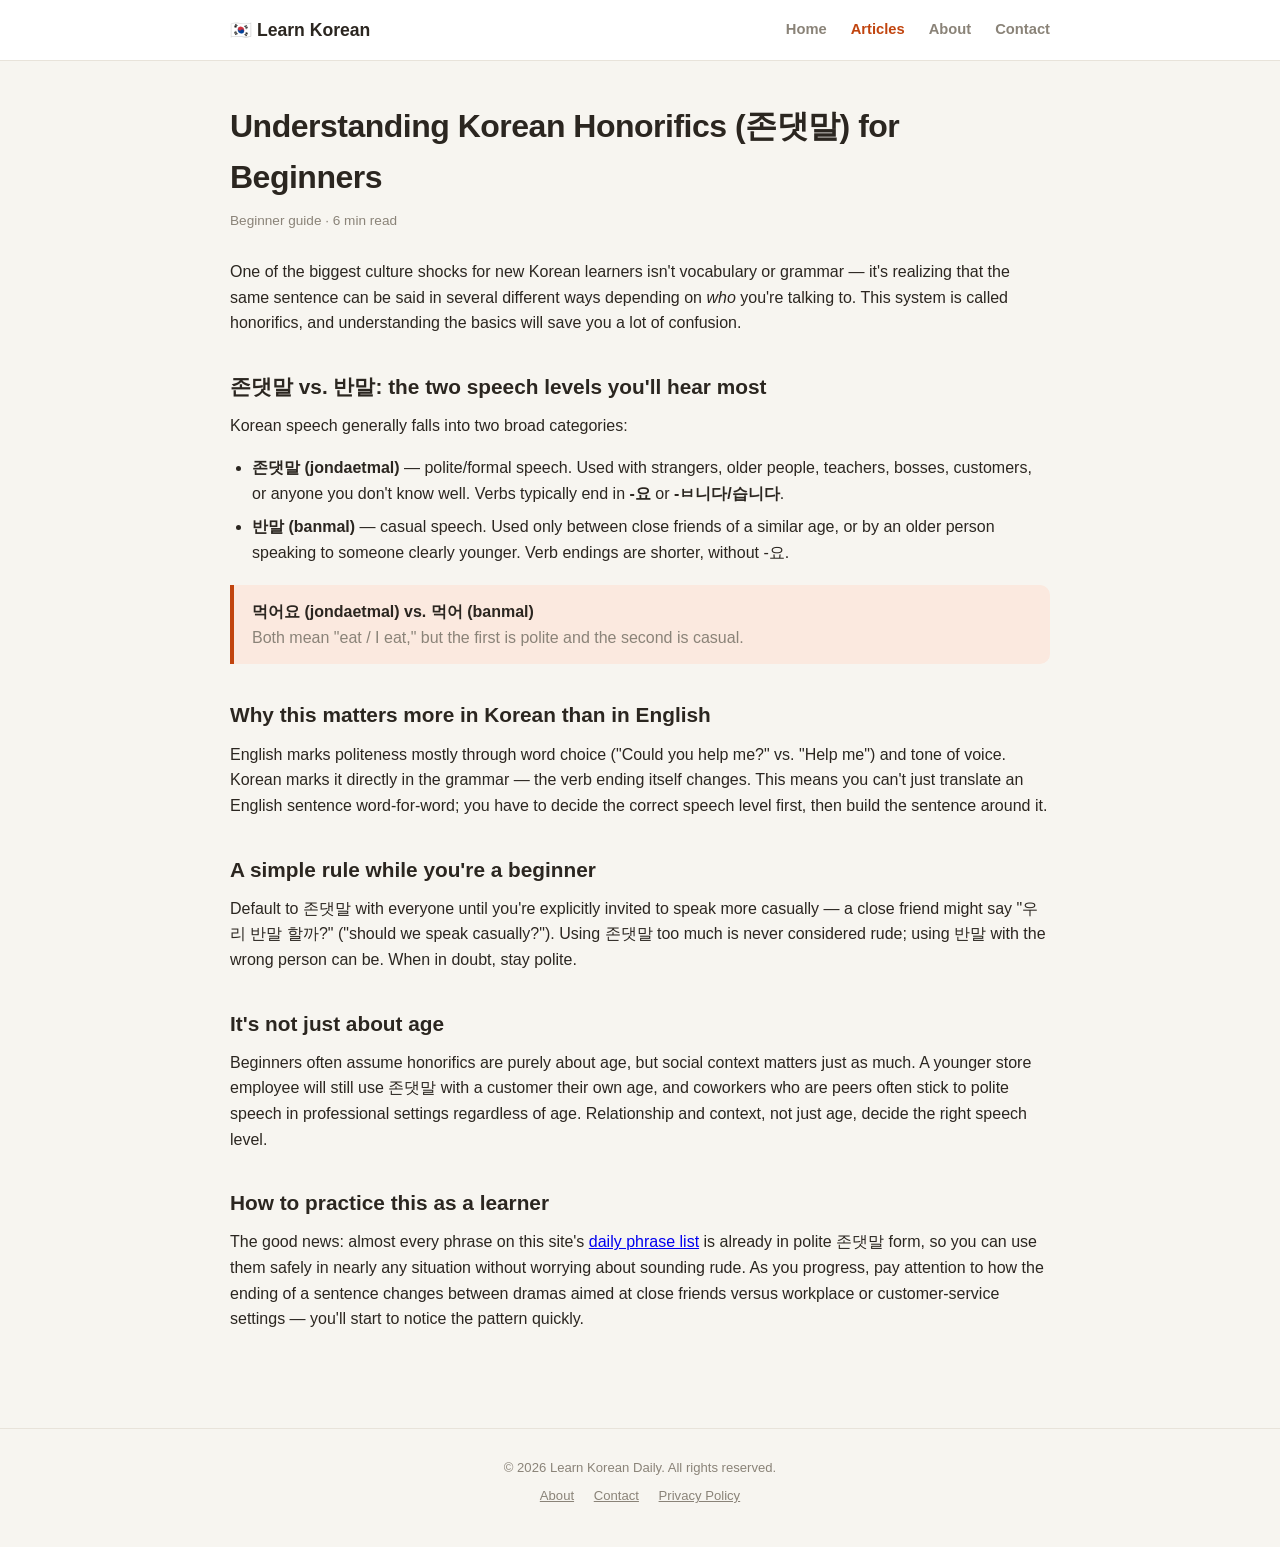
<file: articles/honorifics.html>
<!DOCTYPE html>
<html lang="en">
<head>
<!-- Google tag (gtag.js) -->
<script async src="https://www.googletagmanager.com/gtag/js?id=G-DWJYJFHZP4"></script>
<script>
  window.dataLayer = window.dataLayer || [];
  function gtag(){dataLayer.push(arguments);}
  gtag('js', new Date());

  gtag('config', 'G-DWJYJFHZP4');
</script>

<meta charset="UTF-8">
<meta name="viewport" content="width=device-width, initial-scale=1.0">
<title>Understanding Korean Honorifics (존댓말) for Beginners — Learn Korean</title>
<meta name="description" content="A simple explanation of Korean speech levels (존댓말 and 반말) and how to know which one to use.">
<link rel="icon" href="../favicon.ico">
<link rel="apple-touch-icon" href="../logo-192.png">
<link rel="stylesheet" href="../styles.css">
<script async src="https://fundingchoicesmessages.google.com/i/pub-9552313092996653?ers=1"></script>
<script>(function() {function signalGooglefcPresent() {if (!window.frames['googlefcPresent']) {if (document.body) {const iframe = document.createElement('iframe'); iframe.style = 'width:0;height:0;border:none;'; iframe.style.display = 'none'; iframe.name = 'googlefcPresent'; document.body.appendChild(iframe);} else {setTimeout(signalGooglefcPresent, 0);}}}signalGooglefcPresent();})();</script>
<script async src="https://pagead2.googlesyndication.com/pagead/js/adsbygoogle.js?client=ca-pub-9552313092996653"
     crossorigin="anonymous"></script>
</head>
<body>
  <header class="site-header">
    <nav class="nav">
      <a href="../index.html" class="brand">🇰🇷 Learn Korean</a>
      <a href="../index.html" class="link">Home</a>
      <a href="../articles.html" class="link" aria-current="page">Articles</a>
      <a href="../about.html" class="link">About</a>
      <a href="../contact.html" class="link">Contact</a>
    </nav>
  </header>

  <main>
    <article class="prose">
      <h1>Understanding Korean Honorifics (존댓말) for Beginners</h1>
      <p class="meta">Beginner guide · 6 min read</p>

      <p>
        One of the biggest culture shocks for new Korean learners isn't vocabulary or grammar — it's realizing
        that the same sentence can be said in several different ways depending on <em>who</em> you're talking
        to. This system is called honorifics, and understanding the basics will save you a lot of confusion.
      </p>

      <h2>존댓말 vs. 반말: the two speech levels you'll hear most</h2>
      <p>
        Korean speech generally falls into two broad categories:
      </p>
      <ul>
        <li>
          <strong>존댓말 (jondaetmal)</strong> — polite/formal speech. Used with strangers, older people,
          teachers, bosses, customers, or anyone you don't know well. Verbs typically end in
          <strong>-요</strong> or <strong>-ㅂ니다/습니다</strong>.
        </li>
        <li>
          <strong>반말 (banmal)</strong> — casual speech. Used only between close friends of a similar age,
          or by an older person speaking to someone clearly younger. Verb endings are shorter, without
          -요.
        </li>
      </ul>

      <blockquote>
        <div class="example-kr">먹어요 (jondaetmal) vs. 먹어 (banmal)</div>
        <div class="example-en">Both mean "eat / I eat," but the first is polite and the second is casual.</div>
      </blockquote>

      <h2>Why this matters more in Korean than in English</h2>
      <p>
        English marks politeness mostly through word choice ("Could you help me?" vs. "Help me") and tone
        of voice. Korean marks it directly in the grammar — the verb ending itself changes. This means you
        can't just translate an English sentence word-for-word; you have to decide the correct speech level
        first, then build the sentence around it.
      </p>

      <h2>A simple rule while you're a beginner</h2>
      <p>
        Default to 존댓말 with everyone until you're explicitly invited to speak more casually — a close
        friend might say "우리 반말 할까?" ("should we speak casually?"). Using 존댓말 too much is never
        considered rude; using 반말 with the wrong person can be. When in doubt, stay polite.
      </p>

      <h2>It's not just about age</h2>
      <p>
        Beginners often assume honorifics are purely about age, but social context matters just as much.
        A younger store employee will still use 존댓말 with a customer their own age, and coworkers who are
        peers often stick to polite speech in professional settings regardless of age. Relationship and
        context, not just age, decide the right speech level.
      </p>

      <h2>How to practice this as a learner</h2>
      <p>
        The good news: almost every phrase on this site's <a href="../index.html">daily phrase list</a> is
        already in polite 존댓말 form, so you can use them safely in nearly any situation without worrying
        about sounding rude. As you progress, pay attention to how the ending of a sentence changes between
        dramas aimed at close friends versus workplace or customer-service settings — you'll start to notice
        the pattern quickly.
      </p>
    </article>
  </main>

  <footer class="site-footer">
    <div>© <span id="year"></span> Learn Korean Daily. All rights reserved.</div>
    <div class="foot-links">
      <a href="../about.html">About</a>
      <a href="../contact.html">Contact</a>
      <a href="../privacy.html">Privacy Policy</a>
    </div>
  </footer>
  <script>document.getElementById('year').textContent = new Date().getFullYear();</script>
</body>
</html>
</file>
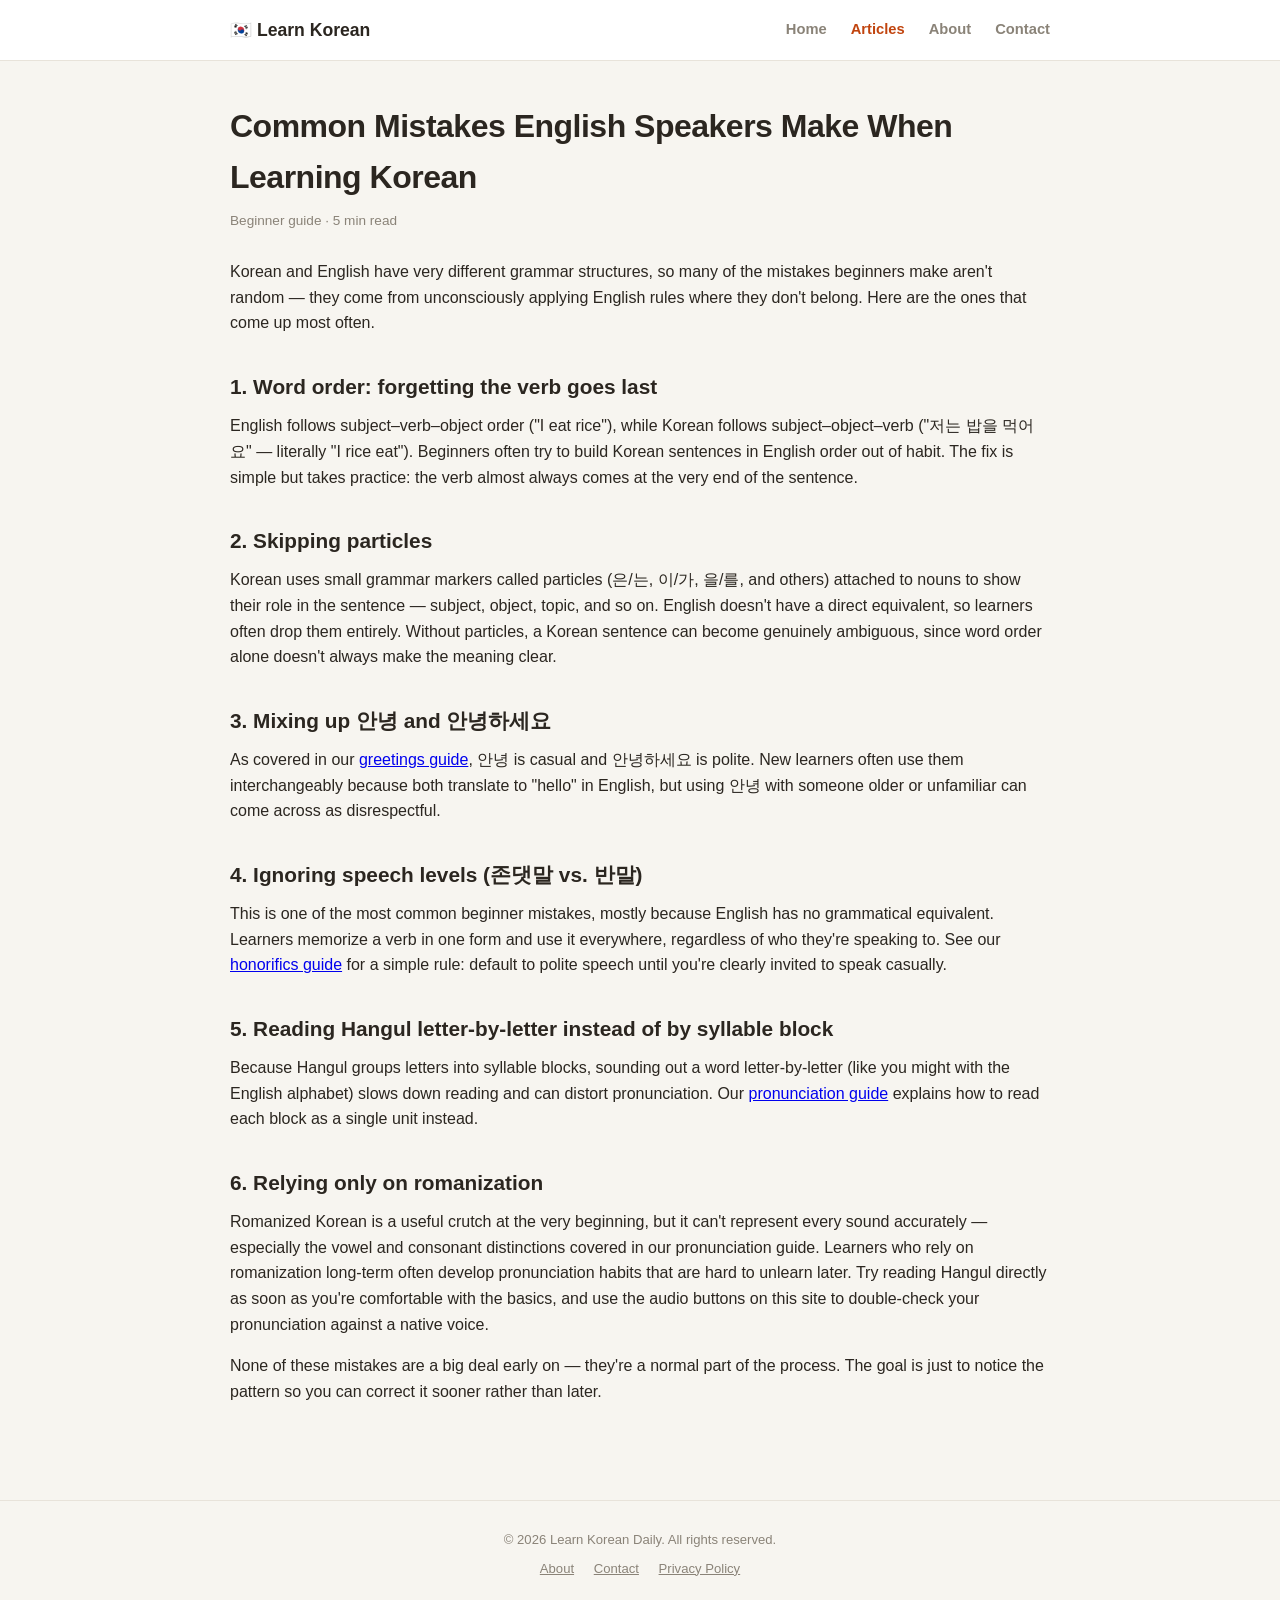
<file: articles/mistakes.html>
<!DOCTYPE html>
<html lang="en">
<head>
<!-- Google tag (gtag.js) -->
<script async src="https://www.googletagmanager.com/gtag/js?id=G-DWJYJFHZP4"></script>
<script>
  window.dataLayer = window.dataLayer || [];
  function gtag(){dataLayer.push(arguments);}
  gtag('js', new Date());

  gtag('config', 'G-DWJYJFHZP4');
</script>

<meta charset="UTF-8">
<meta name="viewport" content="width=device-width, initial-scale=1.0">
<title>Common Mistakes English Speakers Make When Learning Korean — Learn Korean</title>
<meta name="description" content="The recurring grammar and pronunciation mistakes English speakers make when learning Korean, and how to fix them.">
<link rel="icon" href="../favicon.ico">
<link rel="apple-touch-icon" href="../logo-192.png">
<link rel="stylesheet" href="../styles.css">
<script async src="https://fundingchoicesmessages.google.com/i/pub-9552313092996653?ers=1"></script>
<script>(function() {function signalGooglefcPresent() {if (!window.frames['googlefcPresent']) {if (document.body) {const iframe = document.createElement('iframe'); iframe.style = 'width:0;height:0;border:none;'; iframe.style.display = 'none'; iframe.name = 'googlefcPresent'; document.body.appendChild(iframe);} else {setTimeout(signalGooglefcPresent, 0);}}}signalGooglefcPresent();})();</script>
<script async src="https://pagead2.googlesyndication.com/pagead/js/adsbygoogle.js?client=ca-pub-9552313092996653"
     crossorigin="anonymous"></script>
</head>
<body>
  <header class="site-header">
    <nav class="nav">
      <a href="../index.html" class="brand">🇰🇷 Learn Korean</a>
      <a href="../index.html" class="link">Home</a>
      <a href="../articles.html" class="link" aria-current="page">Articles</a>
      <a href="../about.html" class="link">About</a>
      <a href="../contact.html" class="link">Contact</a>
    </nav>
  </header>

  <main>
    <article class="prose">
      <h1>Common Mistakes English Speakers Make When Learning Korean</h1>
      <p class="meta">Beginner guide · 5 min read</p>

      <p>
        Korean and English have very different grammar structures, so many of the mistakes beginners make
        aren't random — they come from unconsciously applying English rules where they don't belong. Here
        are the ones that come up most often.
      </p>

      <h2>1. Word order: forgetting the verb goes last</h2>
      <p>
        English follows subject–verb–object order ("I eat rice"), while Korean follows subject–object–verb
        ("저는 밥을 먹어요" — literally "I rice eat"). Beginners often try to build Korean sentences in
        English order out of habit. The fix is simple but takes practice: the verb almost always comes at
        the very end of the sentence.
      </p>

      <h2>2. Skipping particles</h2>
      <p>
        Korean uses small grammar markers called particles (은/는, 이/가, 을/를, and others) attached to
        nouns to show their role in the sentence — subject, object, topic, and so on. English doesn't have
        a direct equivalent, so learners often drop them entirely. Without particles, a Korean sentence can
        become genuinely ambiguous, since word order alone doesn't always make the meaning clear.
      </p>

      <h2>3. Mixing up 안녕 and 안녕하세요</h2>
      <p>
        As covered in our <a href="greetings.html">greetings guide</a>, 안녕 is casual and 안녕하세요 is
        polite. New learners often use them interchangeably because both translate to "hello" in English,
        but using 안녕 with someone older or unfamiliar can come across as disrespectful.
      </p>

      <h2>4. Ignoring speech levels (존댓말 vs. 반말)</h2>
      <p>
        This is one of the most common beginner mistakes, mostly because English has no grammatical
        equivalent. Learners memorize a verb in one form and use it everywhere, regardless of who they're
        speaking to. See our <a href="honorifics.html">honorifics guide</a> for a simple rule: default to
        polite speech until you're clearly invited to speak casually.
      </p>

      <h2>5. Reading Hangul letter-by-letter instead of by syllable block</h2>
      <p>
        Because Hangul groups letters into syllable blocks, sounding out a word letter-by-letter (like you
        might with the English alphabet) slows down reading and can distort pronunciation. Our
        <a href="pronunciation.html">pronunciation guide</a> explains how to read each block as a single
        unit instead.
      </p>

      <h2>6. Relying only on romanization</h2>
      <p>
        Romanized Korean is a useful crutch at the very beginning, but it can't represent every sound
        accurately — especially the vowel and consonant distinctions covered in our pronunciation guide.
        Learners who rely on romanization long-term often develop pronunciation habits that are hard to
        unlearn later. Try reading Hangul directly as soon as you're comfortable with the basics, and use
        the audio buttons on this site to double-check your pronunciation against a native voice.
      </p>

      <p>
        None of these mistakes are a big deal early on — they're a normal part of the process. The goal is
        just to notice the pattern so you can correct it sooner rather than later.
      </p>
    </article>
  </main>

  <footer class="site-footer">
    <div>© <span id="year"></span> Learn Korean Daily. All rights reserved.</div>
    <div class="foot-links">
      <a href="../about.html">About</a>
      <a href="../contact.html">Contact</a>
      <a href="../privacy.html">Privacy Policy</a>
    </div>
  </footer>
  <script>document.getElementById('year').textContent = new Date().getFullYear();</script>
</body>
</html>
</file>
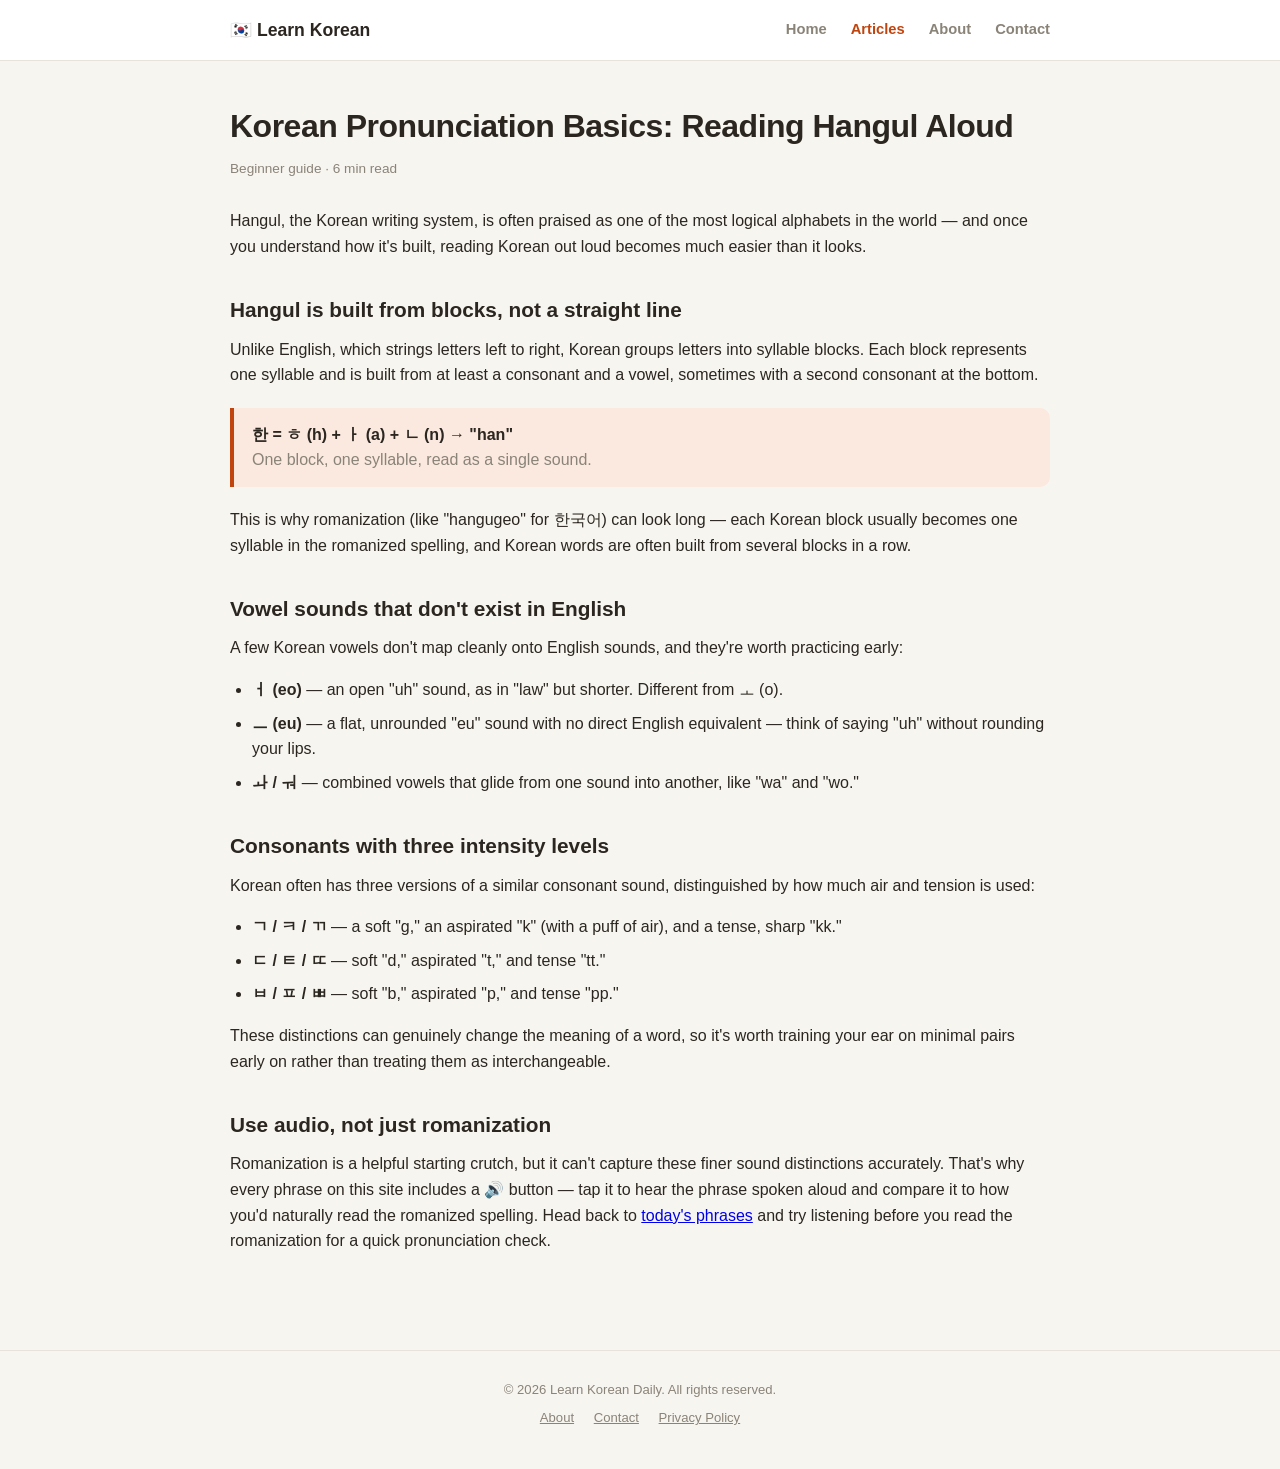
<file: articles/pronunciation.html>
<!DOCTYPE html>
<html lang="en">
<head>
<!-- Google tag (gtag.js) -->
<script async src="https://www.googletagmanager.com/gtag/js?id=G-DWJYJFHZP4"></script>
<script>
  window.dataLayer = window.dataLayer || [];
  function gtag(){dataLayer.push(arguments);}
  gtag('js', new Date());

  gtag('config', 'G-DWJYJFHZP4');
</script>

<meta charset="UTF-8">
<meta name="viewport" content="width=device-width, initial-scale=1.0">
<title>Korean Pronunciation Basics: Reading Hangul Aloud — Learn Korean</title>
<meta name="description" content="How Hangul blocks are built and pronounced, plus the sounds that most often trip up English speakers.">
<link rel="icon" href="../favicon.ico">
<link rel="apple-touch-icon" href="../logo-192.png">
<link rel="stylesheet" href="../styles.css">
<script async src="https://fundingchoicesmessages.google.com/i/pub-9552313092996653?ers=1"></script>
<script>(function() {function signalGooglefcPresent() {if (!window.frames['googlefcPresent']) {if (document.body) {const iframe = document.createElement('iframe'); iframe.style = 'width:0;height:0;border:none;'; iframe.style.display = 'none'; iframe.name = 'googlefcPresent'; document.body.appendChild(iframe);} else {setTimeout(signalGooglefcPresent, 0);}}}signalGooglefcPresent();})();</script>
<script async src="https://pagead2.googlesyndication.com/pagead/js/adsbygoogle.js?client=ca-pub-9552313092996653"
     crossorigin="anonymous"></script>
</head>
<body>
  <header class="site-header">
    <nav class="nav">
      <a href="../index.html" class="brand">🇰🇷 Learn Korean</a>
      <a href="../index.html" class="link">Home</a>
      <a href="../articles.html" class="link" aria-current="page">Articles</a>
      <a href="../about.html" class="link">About</a>
      <a href="../contact.html" class="link">Contact</a>
    </nav>
  </header>

  <main>
    <article class="prose">
      <h1>Korean Pronunciation Basics: Reading Hangul Aloud</h1>
      <p class="meta">Beginner guide · 6 min read</p>

      <p>
        Hangul, the Korean writing system, is often praised as one of the most logical alphabets in the
        world — and once you understand how it's built, reading Korean out loud becomes much easier than
        it looks.
      </p>

      <h2>Hangul is built from blocks, not a straight line</h2>
      <p>
        Unlike English, which strings letters left to right, Korean groups letters into syllable blocks.
        Each block represents one syllable and is built from at least a consonant and a vowel, sometimes
        with a second consonant at the bottom.
      </p>
      <blockquote>
        <div class="example-kr">한 = ㅎ (h) + ㅏ (a) + ㄴ (n) → "han"</div>
        <div class="example-en">One block, one syllable, read as a single sound.</div>
      </blockquote>
      <p>
        This is why romanization (like "hangugeo" for 한국어) can look long — each Korean block usually
        becomes one syllable in the romanized spelling, and Korean words are often built from several
        blocks in a row.
      </p>

      <h2>Vowel sounds that don't exist in English</h2>
      <p>
        A few Korean vowels don't map cleanly onto English sounds, and they're worth practicing early:
      </p>
      <ul>
        <li><strong>ㅓ (eo)</strong> — an open "uh" sound, as in "law" but shorter. Different from ㅗ (o).</li>
        <li><strong>ㅡ (eu)</strong> — a flat, unrounded "eu" sound with no direct English equivalent — think of saying "uh" without rounding your lips.</li>
        <li><strong>ㅘ / ㅝ</strong> — combined vowels that glide from one sound into another, like "wa" and "wo."</li>
      </ul>

      <h2>Consonants with three intensity levels</h2>
      <p>
        Korean often has three versions of a similar consonant sound, distinguished by how much air and
        tension is used:
      </p>
      <ul>
        <li><strong>ㄱ / ㅋ / ㄲ</strong> — a soft "g," an aspirated "k" (with a puff of air), and a tense, sharp "kk."</li>
        <li><strong>ㄷ / ㅌ / ㄸ</strong> — soft "d," aspirated "t," and tense "tt."</li>
        <li><strong>ㅂ / ㅍ / ㅃ</strong> — soft "b," aspirated "p," and tense "pp."</li>
      </ul>
      <p>
        These distinctions can genuinely change the meaning of a word, so it's worth training your ear on
        minimal pairs early on rather than treating them as interchangeable.
      </p>

      <h2>Use audio, not just romanization</h2>
      <p>
        Romanization is a helpful starting crutch, but it can't capture these finer sound distinctions
        accurately. That's why every phrase on this site includes a 🔊 button — tap it to hear the phrase
        spoken aloud and compare it to how you'd naturally read the romanized spelling. Head back to
        <a href="../index.html">today's phrases</a> and try listening before you read the romanization
        for a quick pronunciation check.
      </p>
    </article>
  </main>

  <footer class="site-footer">
    <div>© <span id="year"></span> Learn Korean Daily. All rights reserved.</div>
    <div class="foot-links">
      <a href="../about.html">About</a>
      <a href="../contact.html">Contact</a>
      <a href="../privacy.html">Privacy Policy</a>
    </div>
  </footer>
  <script>document.getElementById('year').textContent = new Date().getFullYear();</script>
</body>
</html>
</file>
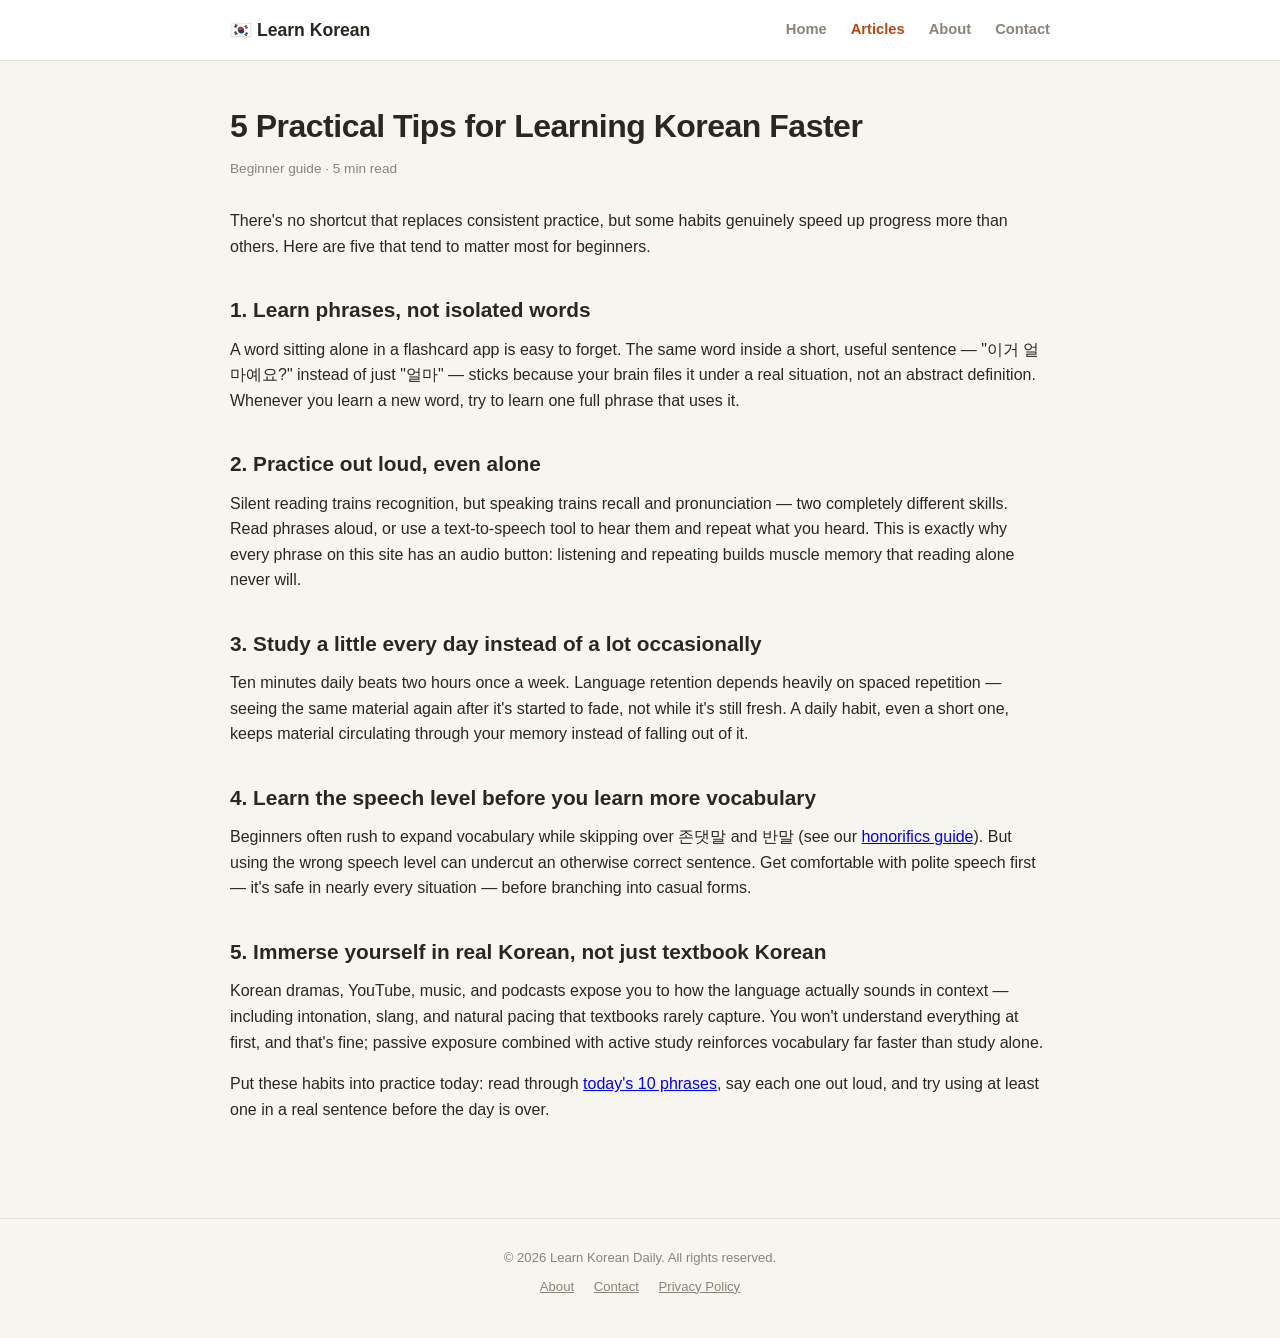
<file: articles/tips.html>
<!DOCTYPE html>
<html lang="en">
<head>
<!-- Google tag (gtag.js) -->
<script async src="https://www.googletagmanager.com/gtag/js?id=G-DWJYJFHZP4"></script>
<script>
  window.dataLayer = window.dataLayer || [];
  function gtag(){dataLayer.push(arguments);}
  gtag('js', new Date());

  gtag('config', 'G-DWJYJFHZP4');
</script>

<meta charset="UTF-8">
<meta name="viewport" content="width=device-width, initial-scale=1.0">
<title>5 Practical Tips for Learning Korean Faster — Learn Korean</title>
<meta name="description" content="Simple, sustainable habits that make a bigger difference than any app or textbook when learning Korean.">
<link rel="icon" href="../favicon.ico">
<link rel="apple-touch-icon" href="../logo-192.png">
<link rel="stylesheet" href="../styles.css">
<script async src="https://fundingchoicesmessages.google.com/i/pub-9552313092996653?ers=1"></script>
<script>(function() {function signalGooglefcPresent() {if (!window.frames['googlefcPresent']) {if (document.body) {const iframe = document.createElement('iframe'); iframe.style = 'width:0;height:0;border:none;'; iframe.style.display = 'none'; iframe.name = 'googlefcPresent'; document.body.appendChild(iframe);} else {setTimeout(signalGooglefcPresent, 0);}}}signalGooglefcPresent();})();</script>
<script async src="https://pagead2.googlesyndication.com/pagead/js/adsbygoogle.js?client=ca-pub-9552313092996653"
     crossorigin="anonymous"></script>
</head>
<body>
  <header class="site-header">
    <nav class="nav">
      <a href="../index.html" class="brand">🇰🇷 Learn Korean</a>
      <a href="../index.html" class="link">Home</a>
      <a href="../articles.html" class="link" aria-current="page">Articles</a>
      <a href="../about.html" class="link">About</a>
      <a href="../contact.html" class="link">Contact</a>
    </nav>
  </header>

  <main>
    <article class="prose">
      <h1>5 Practical Tips for Learning Korean Faster</h1>
      <p class="meta">Beginner guide · 5 min read</p>

      <p>
        There's no shortcut that replaces consistent practice, but some habits genuinely speed up progress
        more than others. Here are five that tend to matter most for beginners.
      </p>

      <h2>1. Learn phrases, not isolated words</h2>
      <p>
        A word sitting alone in a flashcard app is easy to forget. The same word inside a short, useful
        sentence — "이거 얼마예요?" instead of just "얼마" — sticks because your brain files it under a real
        situation, not an abstract definition. Whenever you learn a new word, try to learn one full phrase
        that uses it.
      </p>

      <h2>2. Practice out loud, even alone</h2>
      <p>
        Silent reading trains recognition, but speaking trains recall and pronunciation — two completely
        different skills. Read phrases aloud, or use a text-to-speech tool to hear them and repeat what you
        heard. This is exactly why every phrase on this site has an audio button: listening and repeating
        builds muscle memory that reading alone never will.
      </p>

      <h2>3. Study a little every day instead of a lot occasionally</h2>
      <p>
        Ten minutes daily beats two hours once a week. Language retention depends heavily on spaced
        repetition — seeing the same material again after it's started to fade, not while it's still fresh.
        A daily habit, even a short one, keeps material circulating through your memory instead of falling
        out of it.
      </p>

      <h2>4. Learn the speech level before you learn more vocabulary</h2>
      <p>
        Beginners often rush to expand vocabulary while skipping over 존댓말 and 반말 (see our
        <a href="honorifics.html">honorifics guide</a>). But using the wrong speech level can undercut an
        otherwise correct sentence. Get comfortable with polite speech first — it's safe in nearly every
        situation — before branching into casual forms.
      </p>

      <h2>5. Immerse yourself in real Korean, not just textbook Korean</h2>
      <p>
        Korean dramas, YouTube, music, and podcasts expose you to how the language actually sounds in
        context — including intonation, slang, and natural pacing that textbooks rarely capture. You won't
        understand everything at first, and that's fine; passive exposure combined with active study
        reinforces vocabulary far faster than study alone.
      </p>

      <p>
        Put these habits into practice today: read through <a href="../index.html">today's 10 phrases</a>,
        say each one out loud, and try using at least one in a real sentence before the day is over.
      </p>
    </article>
  </main>

  <footer class="site-footer">
    <div>© <span id="year"></span> Learn Korean Daily. All rights reserved.</div>
    <div class="foot-links">
      <a href="../about.html">About</a>
      <a href="../contact.html">Contact</a>
      <a href="../privacy.html">Privacy Policy</a>
    </div>
  </footer>
  <script>document.getElementById('year').textContent = new Date().getFullYear();</script>
</body>
</html>
</file>
<file: styles.css>
:root {
  --bg: #f7f5f0;
  --card: #ffffff;
  --text: #2b2620;
  --muted: #8a8378;
  --accent: #c1440e;
  --accent-soft: #fbe9df;
  --border: #e8e3da;
}
* { box-sizing: border-box; }
html { scroll-behavior: smooth; }
body {
  margin: 0;
  min-height: 100vh;
  background: var(--bg);
  color: var(--text);
  font-family: 'Segoe UI', 'Apple SD Gothic Neo', sans-serif;
  line-height: 1.6;
}

/* ---- Nav ---- */
.site-header {
  border-bottom: 1px solid var(--border);
  background: var(--card);
  position: sticky;
  top: 0;
  z-index: 10;
}
.nav {
  max-width: 860px;
  margin: 0 auto;
  padding: 16px 20px;
  display: flex;
  align-items: center;
  gap: 24px;
  flex-wrap: wrap;
}
.brand {
  font-weight: 800;
  font-size: 1.1rem;
  color: var(--text);
  text-decoration: none;
  margin-right: auto;
}
.nav a.link {
  color: var(--muted);
  text-decoration: none;
  font-size: 0.92rem;
  font-weight: 600;
}
.nav a.link:hover,
.nav a.link[aria-current="page"] {
  color: var(--accent);
}

/* ---- Page shell ---- */
main {
  max-width: 860px;
  margin: 0 auto;
  padding: 40px 20px 80px;
}

/* ---- Home hero ---- */
h1 {
  font-size: 1.9rem;
  margin: 0 0 6px;
  letter-spacing: -0.5px;
  text-align: center;
}
.subtitle {
  color: var(--muted);
  font-size: 0.98rem;
  margin: 0 auto 6px;
  text-align: center;
  max-width: 480px;
}
.date {
  color: var(--accent);
  font-weight: 600;
  font-size: 0.9rem;
  margin-bottom: 36px;
  text-align: center;
}

/* ---- Card grid (daily phrases) ---- */
.grid {
  width: 100%;
  max-width: 760px;
  margin: 0 auto;
  display: grid;
  grid-template-columns: repeat(auto-fit, minmax(320px, 1fr));
  gap: 16px;
}
.card {
  background: var(--card);
  border: 1px solid var(--border);
  border-radius: 16px;
  padding: 20px 22px;
  box-shadow: 0 4px 14px rgba(0,0,0,0.04);
}
.card-top {
  display: flex;
  align-items: center;
  gap: 8px;
  margin-bottom: 10px;
}
.index {
  background: var(--accent-soft);
  color: var(--accent);
  font-weight: 700;
  font-size: 0.75rem;
  padding: 2px 8px;
  border-radius: 999px;
}
.category {
  color: var(--muted);
  font-size: 0.72rem;
  font-weight: 600;
  text-transform: uppercase;
  letter-spacing: 0.04em;
}
.card-head {
  display: flex;
  align-items: baseline;
  gap: 10px;
  margin-bottom: 8px;
}
.speak-btn {
  margin-left: auto;
  background: var(--accent-soft);
  color: var(--accent);
  border: none;
  width: 34px;
  height: 34px;
  border-radius: 50%;
  font-size: 1.05rem;
  cursor: pointer;
  display: inline-flex;
  align-items: center;
  justify-content: center;
  transition: transform 0.12s ease, background 0.12s ease;
  flex-shrink: 0;
}
.speak-btn:hover { background: var(--accent); color: #fff; }
.speak-btn:active { transform: scale(0.9); }
.speak-btn.playing { background: var(--accent); color: #fff; }
.word { font-size: 1.4rem; font-weight: 700; }
.romanization {
  color: var(--muted);
  font-style: italic;
  font-size: 0.9rem;
  margin-bottom: 10px;
}
.meaning { font-weight: 600; margin-bottom: 10px; }
.usage {
  border-top: 1px dashed var(--border);
  padding-top: 10px;
  font-size: 0.9rem;
}
.usage .en { color: var(--text); }
.usage .kr { color: var(--muted); font-size: 0.85rem; margin-top: 3px; }

/* ---- Article / content typography ---- */
.prose h1 { text-align: left; font-size: 2rem; }
.prose .meta {
  color: var(--muted);
  font-size: 0.85rem;
  margin-bottom: 28px;
}
.prose h2 {
  font-size: 1.3rem;
  margin-top: 34px;
  margin-bottom: 10px;
}
.prose p { margin: 0 0 16px; }
.prose ul, .prose ol { margin: 0 0 16px; padding-left: 22px; }
.prose li { margin-bottom: 8px; }
.prose blockquote {
  margin: 20px 0;
  padding: 14px 18px;
  background: var(--accent-soft);
  border-left: 4px solid var(--accent);
  border-radius: 0 10px 10px 0;
  color: var(--text);
}
.prose .example-kr { font-weight: 700; }
.prose .example-en { color: var(--muted); }

/* ---- Article index list ---- */
.article-list {
  display: flex;
  flex-direction: column;
  gap: 14px;
}
.article-card {
  display: block;
  background: var(--card);
  border: 1px solid var(--border);
  border-radius: 14px;
  padding: 18px 20px;
  text-decoration: none;
  color: var(--text);
  transition: border-color 0.12s ease, transform 0.12s ease;
}
.article-card:hover {
  border-color: var(--accent);
  transform: translateY(-1px);
}
.article-card .a-title {
  font-weight: 700;
  font-size: 1.08rem;
  margin-bottom: 6px;
}
.article-card .a-desc {
  color: var(--muted);
  font-size: 0.92rem;
}

/* ---- Footer ---- */
.site-footer {
  border-top: 1px solid var(--border);
  padding: 28px 20px 40px;
  text-align: center;
  color: var(--muted);
  font-size: 0.82rem;
  line-height: 1.7;
}
.site-footer a {
  color: var(--muted);
  text-decoration: underline;
}
.site-footer .foot-links {
  margin-top: 6px;
}
.site-footer .foot-links a {
  margin: 0 8px;
}

/* ---- Simple contact form ---- */
.contact-form {
  display: flex;
  flex-direction: column;
  gap: 14px;
  max-width: 440px;
}
.contact-form label {
  font-size: 0.85rem;
  font-weight: 600;
  margin-bottom: 4px;
  display: block;
}
.contact-form input,
.contact-form textarea {
  width: 100%;
  padding: 10px 12px;
  border: 1px solid var(--border);
  border-radius: 8px;
  font-family: inherit;
  font-size: 0.95rem;
  background: var(--card);
  color: var(--text);
}
.contact-form button {
  align-self: flex-start;
  background: var(--accent);
  color: #fff;
  border: none;
  padding: 10px 22px;
  border-radius: 999px;
  font-weight: 600;
  cursor: pointer;
}
</file>
